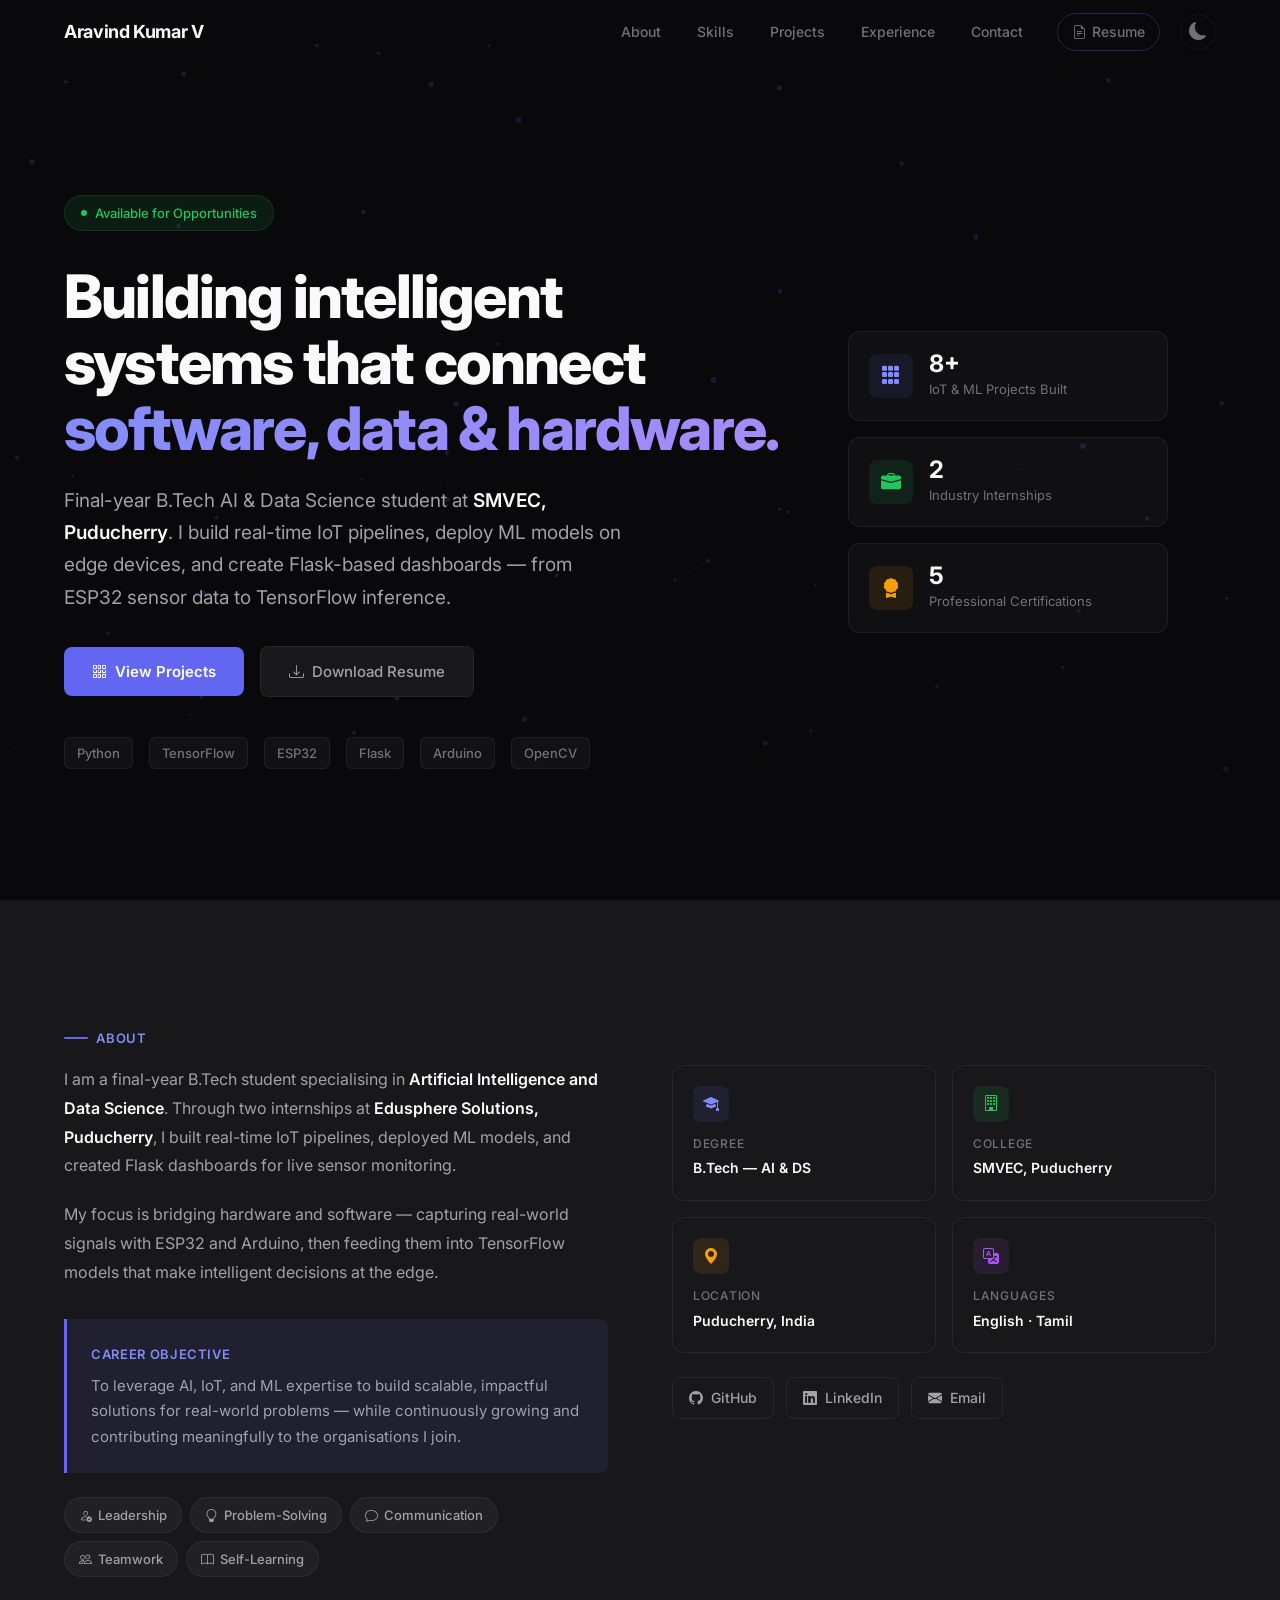
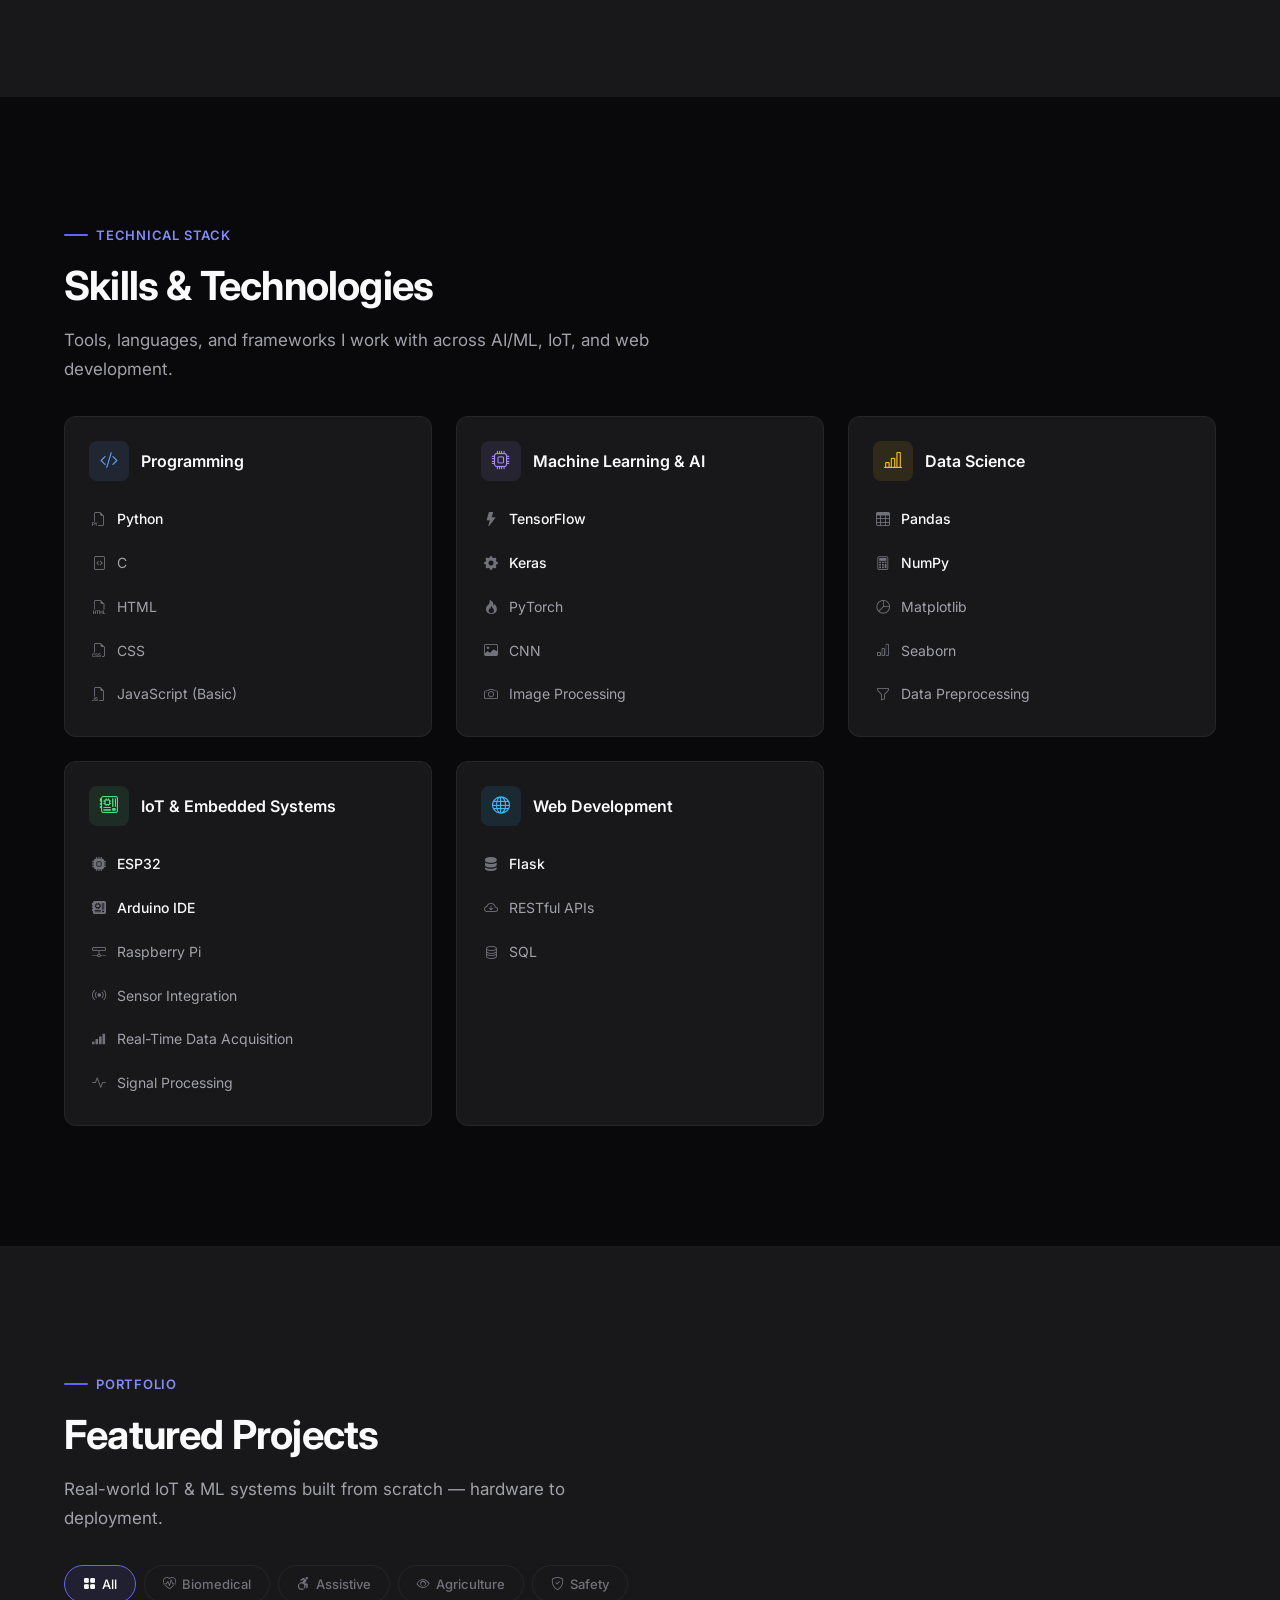
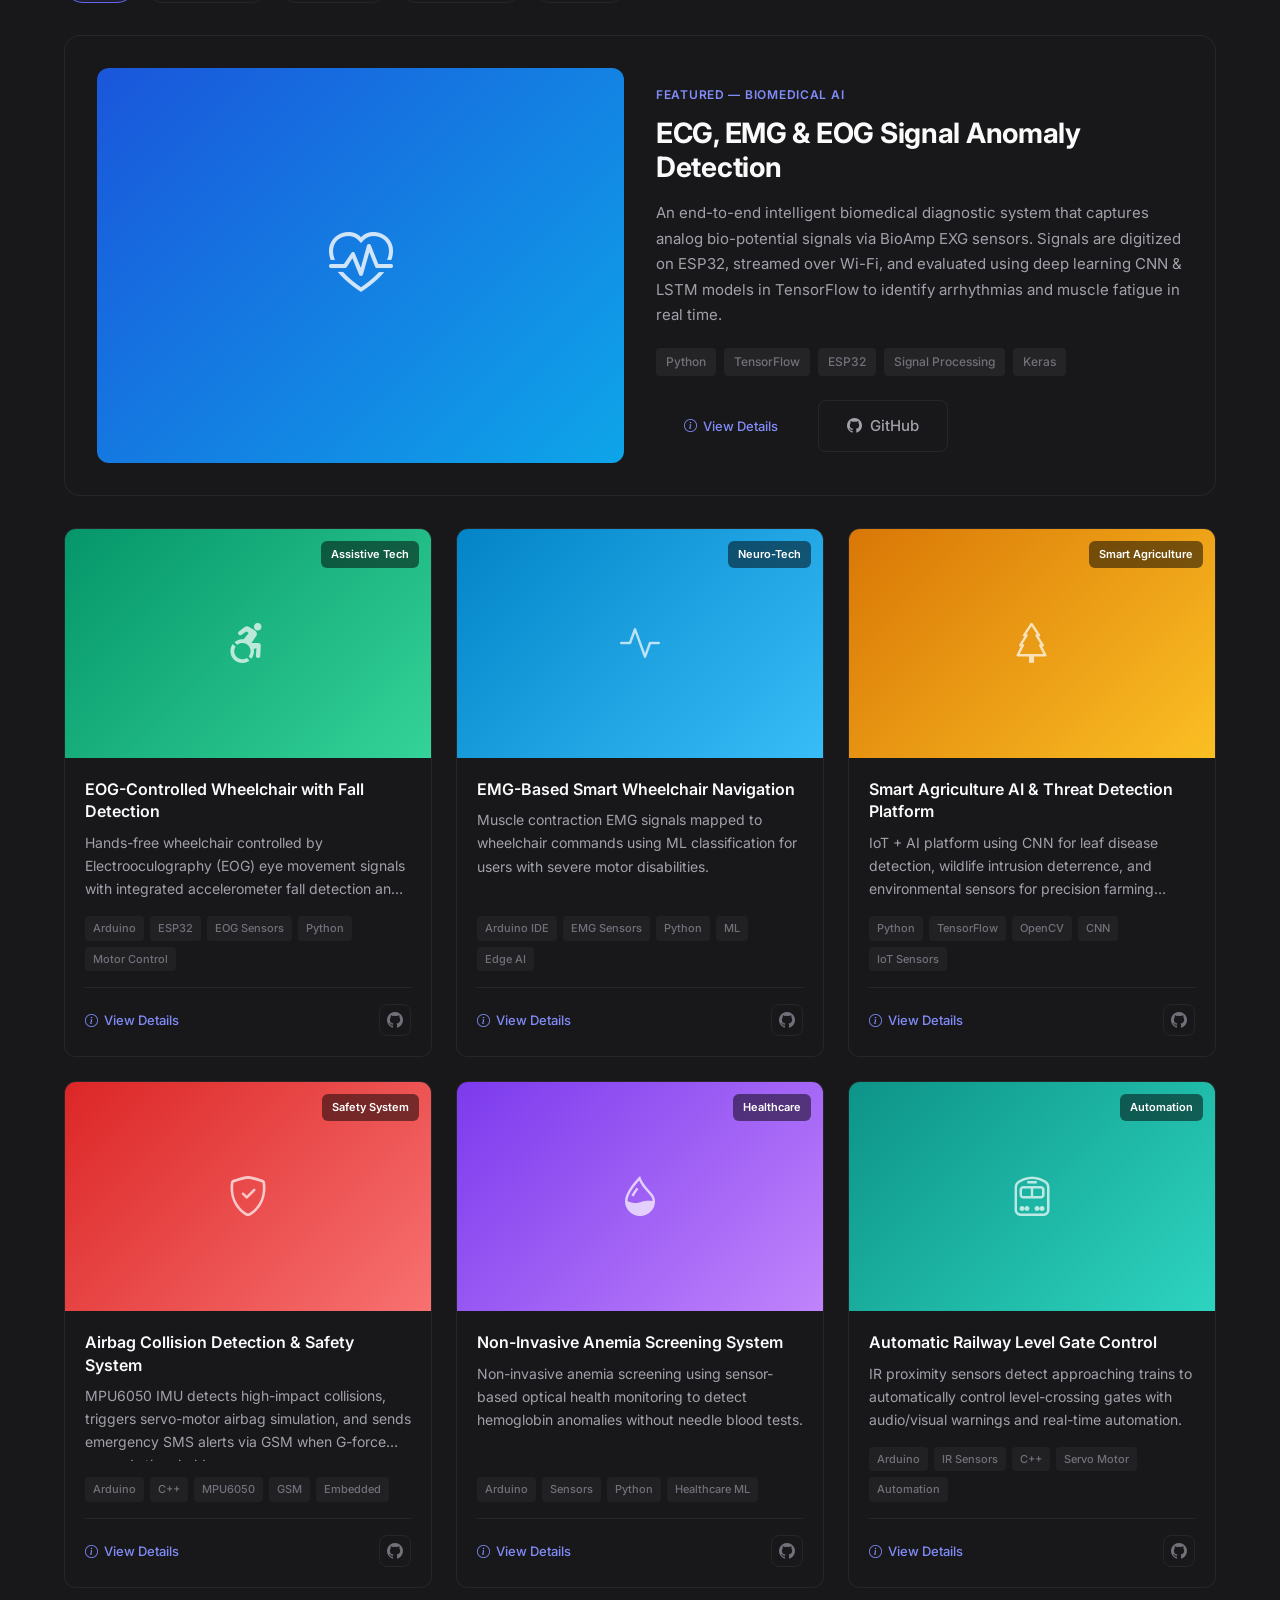
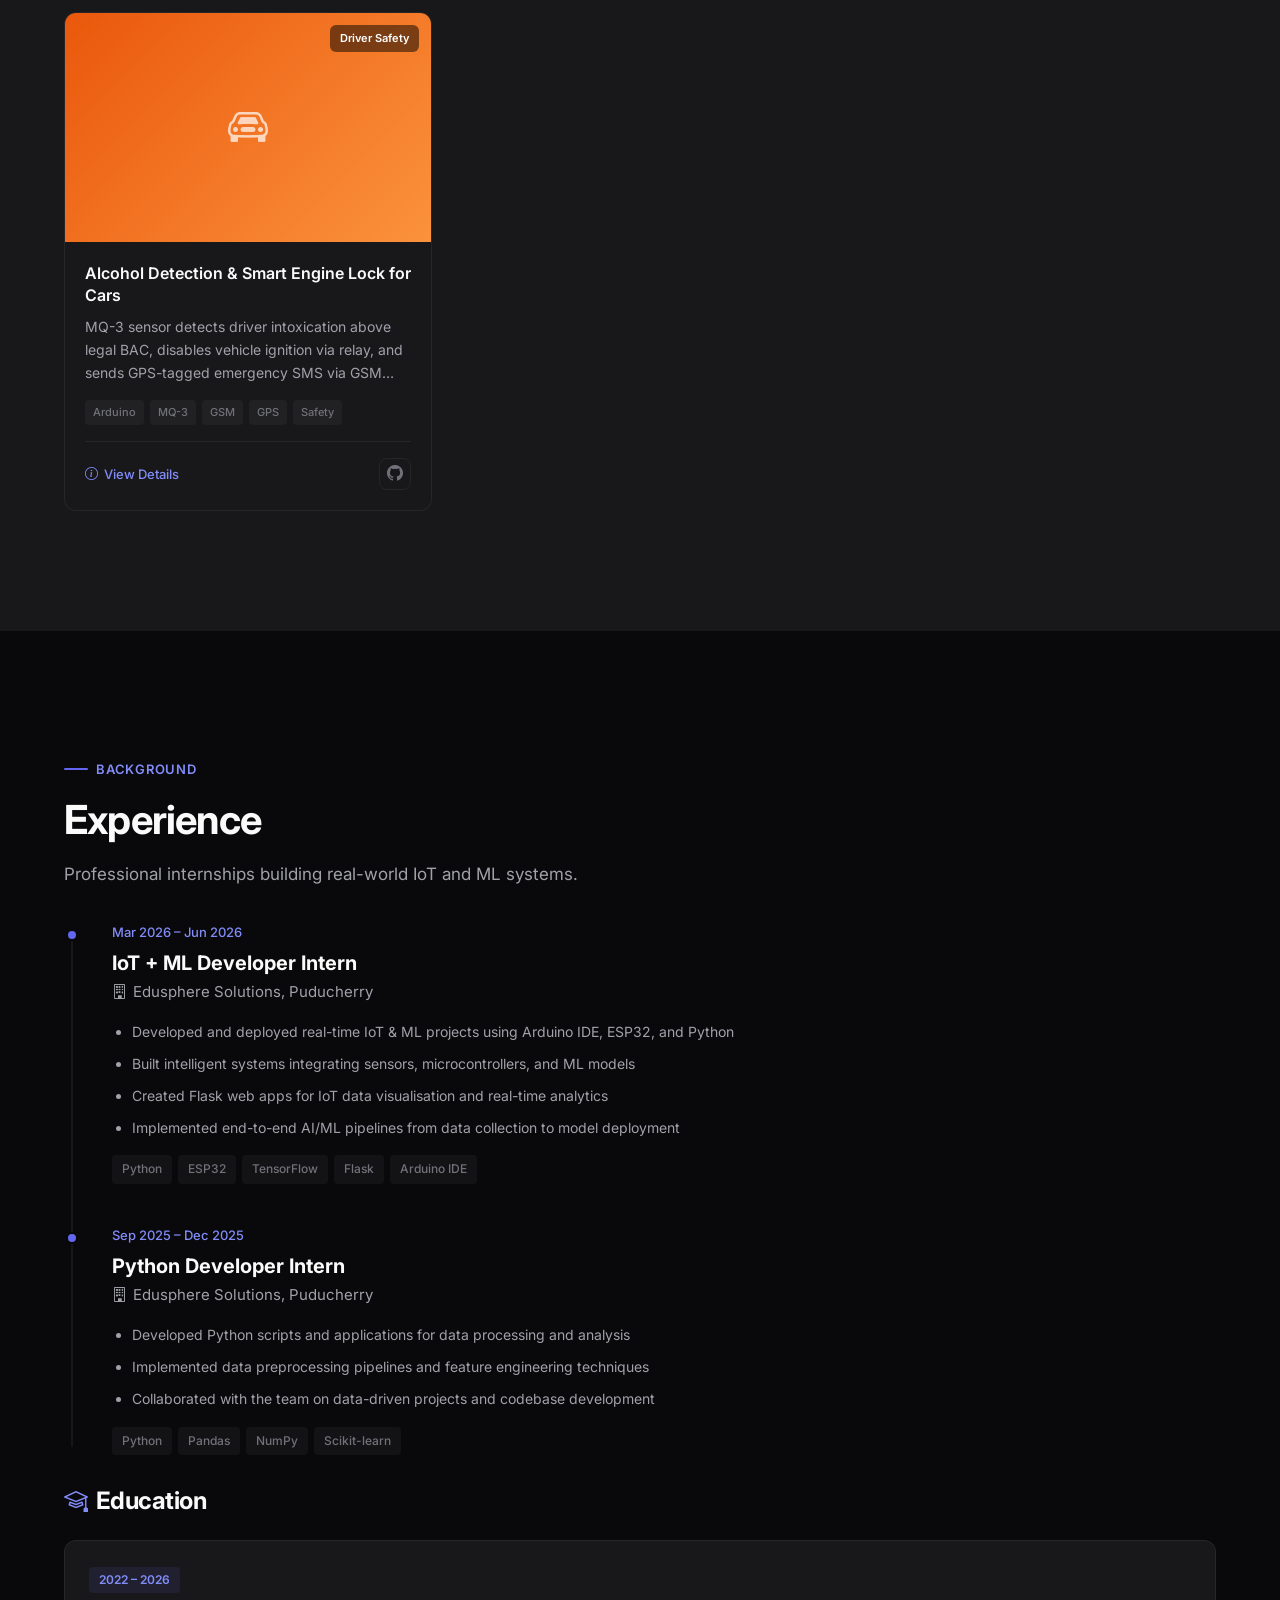
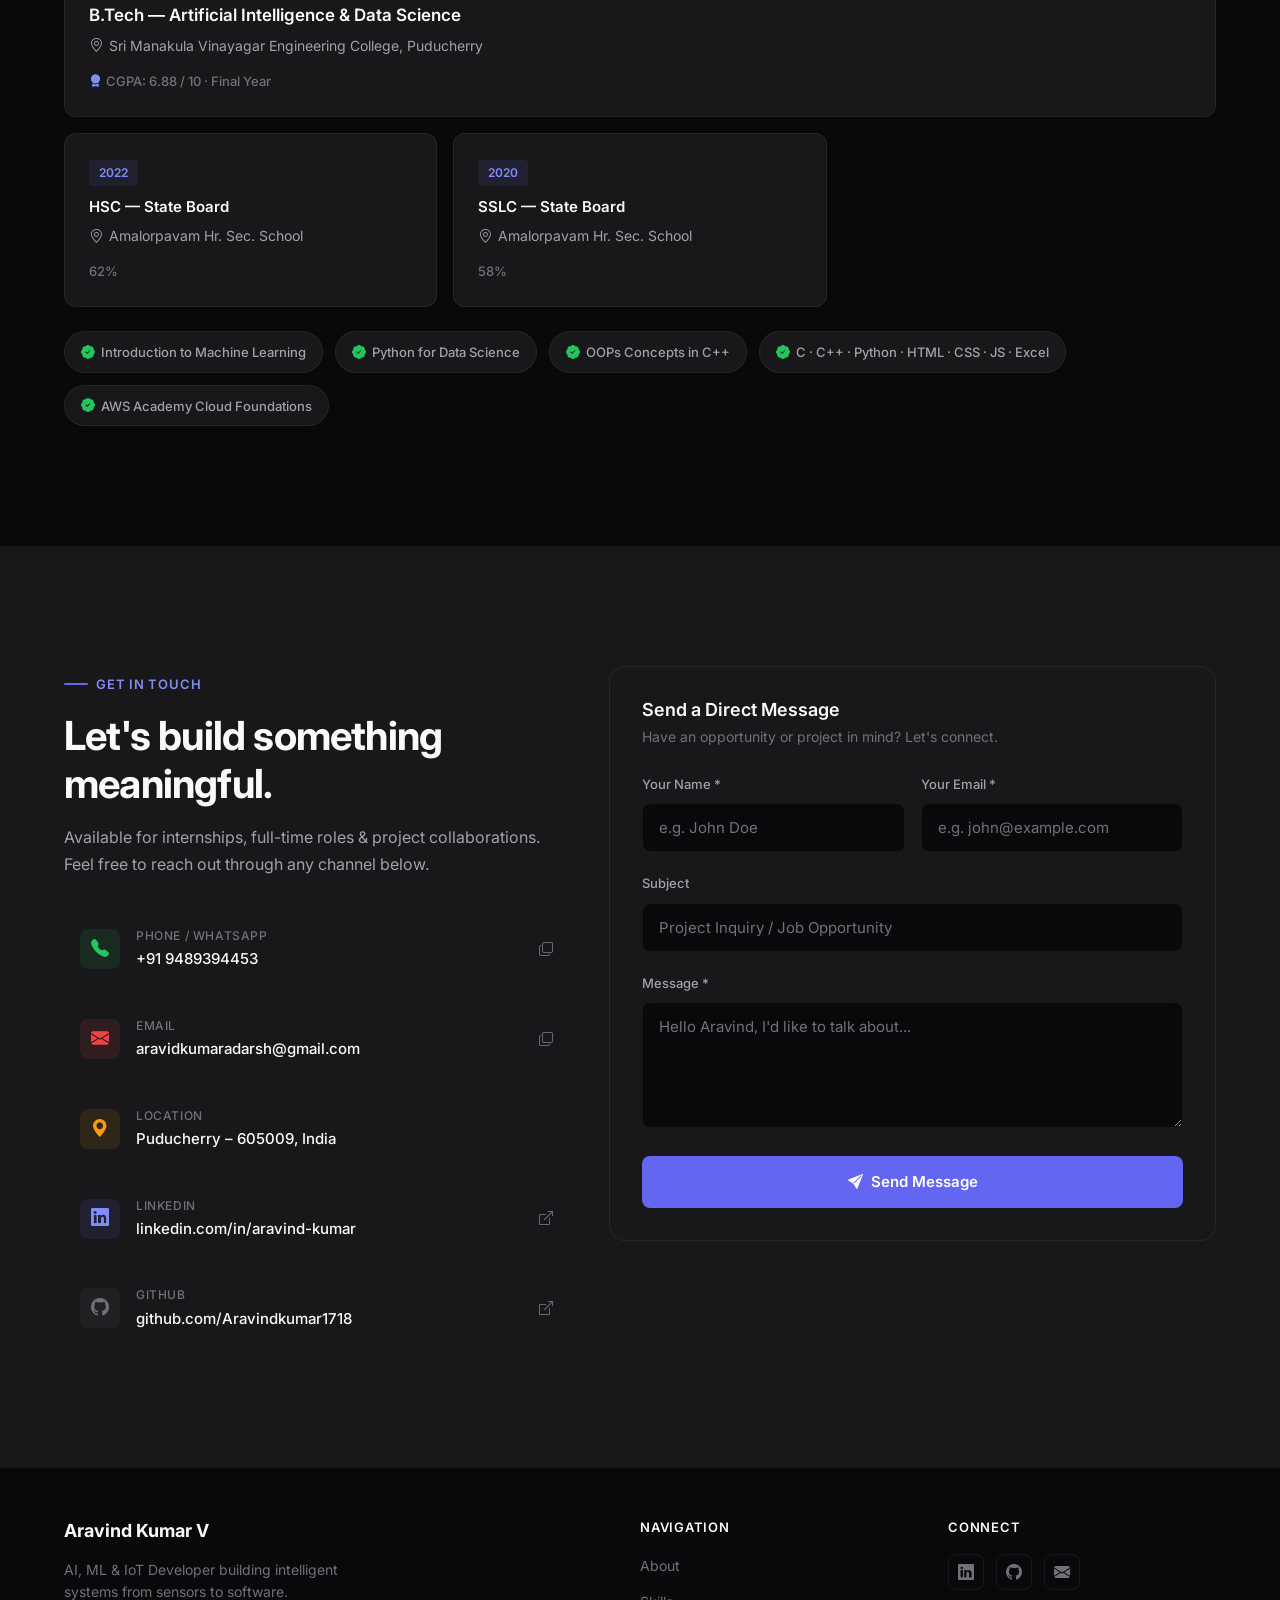
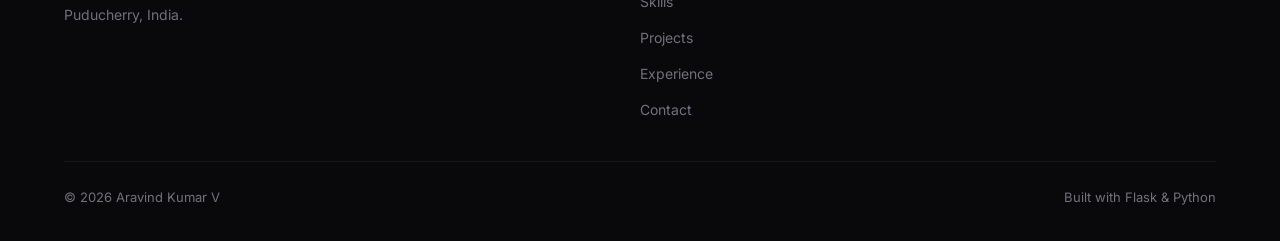
<file: index.html>
﻿<!DOCTYPE html>
<html lang="en">

<head>
  <meta charset="UTF-8" />
  <meta name="viewport" content="width=device-width, initial-scale=1.0" />
  <meta name="description" content="Aravind Kumar V — AI, ML & IoT Developer. Final-year B.Tech AI & Data Science at SMVEC, Puducherry. Building intelligent systems from sensors to software." />
  <meta name="author" content="Aravind Kumar V" />
  <meta property="og:title" content="Aravind Kumar V — AI, ML & IoT Developer" />
  <meta property="og:description" content="Building intelligent IoT & ML systems — from sensor signals to deployed models. View my projects and resume." />
  <meta property="og:type" content="website" />
  <meta name="robots" content="index, follow" />
  <title>Aravind Kumar V — AI, ML & IoT Developer</title>

  <!-- Bootstrap Icons -->
  <link href="https://cdn.jsdelivr.net/npm/bootstrap-icons@1.11.3/font/bootstrap-icons.min.css" rel="stylesheet" />
  <!-- Bootstrap 5 (JS only — for modals) -->
  <link href="https://cdn.jsdelivr.net/npm/bootstrap@5.3.2/dist/css/bootstrap.min.css" rel="stylesheet" />
  <!-- Google Fonts -->
  <link href="https://fonts.googleapis.com/css2?family=Inter:wght@400;500;600;700;800&display=swap" rel="stylesheet" />
  <!-- Custom CSS -->
  <link rel="stylesheet" href="style.css" />
  <!-- Theme flash prevention: apply saved theme before first paint -->
  <script>
    (function() {
      var t = localStorage.getItem('theme');
      if (t === 'light') document.documentElement.setAttribute('data-theme', 'light');
    })();
  </script>
</head>

<body>

  <!-- ====== NAVIGATION ====== -->
  <nav class="navbar" id="mainNavbar">
    <div class="container">
      <a class="nav-brand" href="#home">Aravind Kumar V</a>

      <div class="nav-links" id="navLinks">
        <a href="#about" class="nav-link">About</a>
        <a href="#skills" class="nav-link">Skills</a>
        <a href="#projects" class="nav-link">Projects</a>
        <a href="#experience" class="nav-link">Experience</a>
        <a href="#contact" class="nav-link">Contact</a>
        <a href="#" class="nav-resume" data-bs-toggle="modal" data-bs-target="#resumeModal">
          <i class="bi bi-file-earmark-text"></i> Resume
        </a>
        <button class="theme-toggle" id="themeToggle" aria-label="Toggle light/dark theme" title="Switch theme">
          <i class="bi bi-moon-fill icon-moon"></i>
          <i class="bi bi-sun-fill icon-sun"></i>
        </button>
      </div>

      <button class="nav-toggle" id="navToggle" aria-label="Toggle navigation">
        <span></span>
        <span></span>
        <span></span>
      </button>
    </div>
  </nav>

  <!-- Mobile menu -->
  <div class="nav-mobile" id="navMobile">
    <a href="#about" class="mobile-nav-link">About</a>
    <a href="#skills" class="mobile-nav-link">Skills</a>
    <a href="#projects" class="mobile-nav-link">Projects</a>
    <a href="#experience" class="mobile-nav-link">Experience</a>
    <a href="#contact" class="mobile-nav-link">Contact</a>
    <a href="#" class="nav-resume-mobile" data-bs-toggle="modal" data-bs-target="#resumeModal">
      <i class="bi bi-file-earmark-text"></i> Resume
    </a>
    <button class="mobile-theme-toggle" id="mobileThemeToggle" aria-label="Toggle light/dark theme">
      <i class="bi bi-moon-fill"></i> <span>Light Mode</span>
    </button>
  </div>

  <!-- ====== HERO ====== -->
  <section id="home" class="hero">
    <canvas id="heroCanvas" class="hero-canvas"></canvas>
    <div class="hero-gradient"></div>

    <div class="container">
      <div class="hero-row" style="display:flex;align-items:center;gap:64px;">

        <div class="hero-content" style="flex:1;">
          <div class="hero-status">
            <span class="hero-status-dot"></span>
            Available for Opportunities
          </div>

          <h1 class="hero-headline">
            Building intelligent systems that connect
            <span class="text-accent">software, data & hardware.</span>
          </h1>

          <p class="hero-bio">
            Final-year B.Tech AI & Data Science student at <strong>SMVEC, Puducherry</strong>.
            I build real-time IoT pipelines, deploy ML models on edge devices, and create
            Flask-based dashboards — from ESP32 sensor data to TensorFlow inference.
          </p>

          <div class="hero-actions">
            <a href="#projects" class="btn-primary">
              <i class="bi bi-grid-3x3-gap"></i> View Projects
            </a>
            <a href="static/docs/Aravind_Kumar_V_Resume.pdf" download="Aravind_Kumar_V_Resume.pdf" class="btn-secondary">
              <i class="bi bi-download"></i> Download Resume
            </a>
          </div>

          <div class="hero-tech">
            <span>Python</span>
            <span>TensorFlow</span>
            <span>ESP32</span>
            <span>Flask</span>
            <span>Arduino</span>
            <span>OpenCV</span>
          </div>
        </div>

        <div class="hero-stats-col" style="flex:0 0 320px;">
          <div class="hero-stats">
            <div class="hero-stat">
              <div class="hero-stat-icon" style="background:var(--accent-soft);color:var(--accent-light)">
                <i class="bi bi-grid-3x3-gap-fill"></i>
              </div>
              <div>
                <div class="hero-stat-value">8+</div>
                <div class="hero-stat-label">IoT & ML Projects Built</div>
              </div>
            </div>
            <div class="hero-stat">
              <div class="hero-stat-icon" style="background:var(--green-soft);color:var(--green)">
                <i class="bi bi-briefcase-fill"></i>
              </div>
              <div>
                <div class="hero-stat-value">2</div>
                <div class="hero-stat-label">Industry Internships</div>
              </div>
            </div>
            <div class="hero-stat">
              <div class="hero-stat-icon" style="background:var(--amber-soft);color:var(--amber)">
                <i class="bi bi-award-fill"></i>
              </div>
              <div>
                <div class="hero-stat-value">5</div>
                <div class="hero-stat-label">Professional Certifications</div>
              </div>
            </div>
          </div>
        </div>

      </div>
    </div>
  </section>

  <!-- ====== ABOUT ====== -->
  <section id="about" class="section-alt">
    <div class="container">
      <div class="section-label reveal">About</div>

      <div class="about-grid">
        <div class="about-text reveal">
          <p>
            I am a final-year B.Tech student specialising in <strong>Artificial Intelligence and
            Data Science</strong>. Through two internships at <strong>Edusphere Solutions, Puducherry</strong>,
            I built real-time IoT pipelines, deployed ML models, and created Flask dashboards
            for live sensor monitoring.
          </p>
          <p>
            My focus is bridging hardware and software — capturing real-world signals with
            ESP32 and Arduino, then feeding them into TensorFlow models that make
            intelligent decisions at the edge.
          </p>

          <div class="about-objective">
            <div class="about-objective-title">Career Objective</div>
            <p>
              To leverage AI, IoT, and ML expertise to build scalable, impactful solutions
              for real-world problems — while continuously growing and contributing
              meaningfully to the organisations I join.
            </p>
          </div>

          <div class="about-traits">
            <span class="about-trait"><i class="bi bi-person-check"></i> Leadership</span>
            <span class="about-trait"><i class="bi bi-lightbulb"></i> Problem-Solving</span>
            <span class="about-trait"><i class="bi bi-chat"></i> Communication</span>
            <span class="about-trait"><i class="bi bi-people"></i> Teamwork</span>
            <span class="about-trait"><i class="bi bi-book"></i> Self-Learning</span>
          </div>
        </div>

        <div class="reveal">
          <div class="about-info">
            <div class="info-tile">
              <div class="info-tile-icon" style="background:var(--accent-soft);color:var(--accent-light)"><i class="bi bi-mortarboard-fill"></i></div>
              <span class="info-tile-label">Degree</span>
              <span class="info-tile-value">B.Tech — AI & DS</span>
            </div>
            <div class="info-tile">
              <div class="info-tile-icon" style="background:var(--green-soft);color:var(--green)"><i class="bi bi-building"></i></div>
              <span class="info-tile-label">College</span>
              <span class="info-tile-value">SMVEC, Puducherry</span>
            </div>
            <div class="info-tile">
              <div class="info-tile-icon" style="background:var(--amber-soft);color:var(--amber)"><i class="bi bi-geo-alt-fill"></i></div>
              <span class="info-tile-label">Location</span>
              <span class="info-tile-value">Puducherry, India</span>
            </div>
            <div class="info-tile">
              <div class="info-tile-icon" style="background:rgba(168,85,247,0.1);color:#a855f7"><i class="bi bi-translate"></i></div>
              <span class="info-tile-label">Languages</span>
              <span class="info-tile-value">English · Tamil</span>
            </div>
          </div>

          <div class="about-socials">
            <a href="https://github.com/Aravindkumar1718" target="_blank" rel="noopener noreferrer" class="about-social">
              <i class="bi bi-github"></i> GitHub
            </a>
            <a href="https://linkedin.com/in/aravind-kumar-6018b425b" target="_blank" rel="noopener noreferrer" class="about-social">
              <i class="bi bi-linkedin"></i> LinkedIn
            </a>
            <a href="mailto:aravidkumaradarsh@gmail.com" class="about-social">
              <i class="bi bi-envelope-fill"></i> Email
            </a>
          </div>
        </div>
      </div>
    </div>
  </section>

  <!-- ====== SKILLS ====== -->
  <section id="skills" class="section">
    <div class="container">
      <div class="section-label reveal">Technical Stack</div>
      <h2 class="section-title reveal">Skills & Technologies</h2>
      <p class="section-desc reveal">Tools, languages, and frameworks I work with across AI/ML, IoT, and web development.</p>

      <div class="skills-grid mt-8 reveal-stagger">

        <!-- Programming -->
        <div class="skill-category reveal">
          <div class="skill-cat-header">
            <div class="skill-cat-icon" style="background:rgba(96,165,250,0.1);color:#60a5fa"><i class="bi bi-code-slash"></i></div>
            <div class="skill-cat-title">Programming</div>
          </div>
          <div class="skill-list">
            <div class="skill-item primary"><i class="bi bi-filetype-py"></i> Python</div>
            <div class="skill-item"><i class="bi bi-file-code"></i> C</div>
            <div class="skill-item"><i class="bi bi-filetype-html"></i> HTML</div>
            <div class="skill-item"><i class="bi bi-filetype-css"></i> CSS</div>
            <div class="skill-item"><i class="bi bi-filetype-js"></i> JavaScript (Basic)</div>
          </div>
        </div>

        <!-- ML & AI -->
        <div class="skill-category reveal">
          <div class="skill-cat-header">
            <div class="skill-cat-icon" style="background:rgba(167,139,250,0.1);color:#a78bfa"><i class="bi bi-cpu"></i></div>
            <div class="skill-cat-title">Machine Learning & AI</div>
          </div>
          <div class="skill-list">
            <div class="skill-item primary"><i class="bi bi-lightning-fill"></i> TensorFlow</div>
            <div class="skill-item primary"><i class="bi bi-gear-fill"></i> Keras</div>
            <div class="skill-item"><i class="bi bi-fire"></i> PyTorch</div>
            <div class="skill-item"><i class="bi bi-image"></i> CNN</div>
            <div class="skill-item"><i class="bi bi-camera"></i> Image Processing</div>
          </div>
        </div>

        <!-- Data Science -->
        <div class="skill-category reveal">
          <div class="skill-cat-header">
            <div class="skill-cat-icon" style="background:rgba(251,191,36,0.1);color:#fbbf24"><i class="bi bi-bar-chart-line"></i></div>
            <div class="skill-cat-title">Data Science</div>
          </div>
          <div class="skill-list">
            <div class="skill-item primary"><i class="bi bi-table"></i> Pandas</div>
            <div class="skill-item primary"><i class="bi bi-calculator"></i> NumPy</div>
            <div class="skill-item"><i class="bi bi-pie-chart"></i> Matplotlib</div>
            <div class="skill-item"><i class="bi bi-bar-chart"></i> Seaborn</div>
            <div class="skill-item"><i class="bi bi-funnel"></i> Data Preprocessing</div>
          </div>
        </div>

        <!-- IoT & Embedded -->
        <div class="skill-category reveal">
          <div class="skill-cat-header">
            <div class="skill-cat-icon" style="background:rgba(74,222,128,0.1);color:#4ade80"><i class="bi bi-motherboard"></i></div>
            <div class="skill-cat-title">IoT & Embedded Systems</div>
          </div>
          <div class="skill-list">
            <div class="skill-item primary"><i class="bi bi-cpu-fill"></i> ESP32</div>
            <div class="skill-item primary"><i class="bi bi-motherboard-fill"></i> Arduino IDE</div>
            <div class="skill-item"><i class="bi bi-hdd-network"></i> Raspberry Pi</div>
            <div class="skill-item"><i class="bi bi-broadcast"></i> Sensor Integration</div>
            <div class="skill-item"><i class="bi bi-reception-4"></i> Real-Time Data Acquisition</div>
            <div class="skill-item"><i class="bi bi-activity"></i> Signal Processing</div>
          </div>
        </div>

        <!-- Web Development -->
        <div class="skill-category reveal">
          <div class="skill-cat-header">
            <div class="skill-cat-icon" style="background:rgba(56,189,248,0.1);color:#38bdf8"><i class="bi bi-globe"></i></div>
            <div class="skill-cat-title">Web Development</div>
          </div>
          <div class="skill-list">
            <div class="skill-item primary"><i class="bi bi-server"></i> Flask</div>
            <div class="skill-item"><i class="bi bi-cloud-arrow-down"></i> RESTful APIs</div>
            <div class="skill-item"><i class="bi bi-database"></i> SQL</div>
          </div>
        </div>

      </div>
    </div>
  </section>

  <!-- ====== PROJECTS ====== -->
  <section id="projects" class="section-alt">
    <div class="container">
      <div class="section-label reveal">Portfolio</div>
      <h2 class="section-title reveal">Featured Projects</h2>
      <p class="section-desc reveal">Real-world IoT & ML systems built from scratch — hardware to deployment.</p>

      <!-- Filter buttons -->
      <div class="proj-filters mt-8 reveal">
        <button class="proj-filter-btn active" data-filter="all"><i class="bi bi-grid-fill"></i> All</button>
        <button class="proj-filter-btn" data-filter="biomedical"><i class="bi bi-heart-pulse"></i> Biomedical</button>
        <button class="proj-filter-btn" data-filter="assistive"><i class="bi bi-person-wheelchair"></i> Assistive</button>
        <button class="proj-filter-btn" data-filter="vision"><i class="bi bi-eye"></i> Agriculture</button>
        <button class="proj-filter-btn" data-filter="safety"><i class="bi bi-shield-check"></i> Safety</button>
      </div>

      <!-- Featured project (Project 1) -->
      <div class="proj-featured reveal" data-category="biomedical" id="featuredProject">
        <div class="proj-featured-visual" style="background: linear-gradient(135deg, #1a56db 0%, #0ea5e9 100%)">
          <i class="bi bi-heart-pulse"></i>
        </div>
        <div>
          <span class="proj-featured-label">Featured — Biomedical AI</span>
          <h3 class="proj-featured-title">ECG, EMG & EOG Signal Anomaly Detection</h3>
          <p class="proj-featured-desc">
            An end-to-end intelligent biomedical diagnostic system that captures analog bio-potential signals via BioAmp EXG sensors. Signals are digitized on ESP32, streamed over Wi-Fi, and evaluated using deep learning CNN & LSTM models in TensorFlow to identify arrhythmias and muscle fatigue in real time.
          </p>
          <div class="proj-featured-tags">
            <span>Python</span>
            <span>TensorFlow</span>
            <span>ESP32</span>
            <span>Signal Processing</span>
            <span>Keras</span>
          </div>
          <div class="proj-featured-actions">
            <button class="btn-primary btn-proj-details" data-project-id="1">
              <i class="bi bi-info-circle"></i> View Details
            </button>
            <a href="https://github.com/Aravindkumar1718" target="_blank" rel="noopener noreferrer" class="btn-secondary">
              <i class="bi bi-github"></i> GitHub
            </a>
          </div>
        </div>
      </div>

      <!-- Project grid (remaining 7 projects) -->
      <div class="proj-grid reveal-stagger" id="projectsGrid">
        
        
        
        
        <div class="proj-item reveal" data-category="assistive">
          <div class="proj-card">
            <div class="proj-visual" style="background: linear-gradient(135deg, #059669 0%, #34d399 100%)">
              <i class="bi bi-person-wheelchair"></i>
              <span class="proj-cat-badge">Assistive Tech</span>
            </div>
            <div class="proj-body">
              <h5>EOG-Controlled Wheelchair with Fall Detection</h5>
              <p>Hands-free wheelchair controlled by Electrooculography (EOG) eye movement signals with integrated accelerometer fall detection and automated caregiver alerts.</p>
              <div class="proj-tags">
                
                <span>Arduino</span>
                
                <span>ESP32</span>
                
                <span>EOG Sensors</span>
                
                <span>Python</span>
                
                <span>Motor Control</span>
                
              </div>
              <div class="proj-actions">
                <button class="btn-proj-details" data-project-id="2">
                  <i class="bi bi-info-circle"></i> View Details
                </button>
                <a href="https://github.com/Aravindkumar1718" target="_blank" rel="noopener noreferrer" class="btn-proj-code" title="View Source Code on GitHub">
                  <i class="bi bi-github"></i>
                </a>
              </div>
            </div>
          </div>
        </div>
        
        
        
        <div class="proj-item reveal" data-category="assistive">
          <div class="proj-card">
            <div class="proj-visual" style="background: linear-gradient(135deg, #0284c7 0%, #38bdf8 100%)">
              <i class="bi bi-activity"></i>
              <span class="proj-cat-badge">Neuro-Tech</span>
            </div>
            <div class="proj-body">
              <h5>EMG-Based Smart Wheelchair Navigation</h5>
              <p>Muscle contraction EMG signals mapped to wheelchair commands using ML classification for users with severe motor disabilities.</p>
              <div class="proj-tags">
                
                <span>Arduino IDE</span>
                
                <span>EMG Sensors</span>
                
                <span>Python</span>
                
                <span>ML</span>
                
                <span>Edge AI</span>
                
              </div>
              <div class="proj-actions">
                <button class="btn-proj-details" data-project-id="3">
                  <i class="bi bi-info-circle"></i> View Details
                </button>
                <a href="https://github.com/Aravindkumar1718" target="_blank" rel="noopener noreferrer" class="btn-proj-code" title="View Source Code on GitHub">
                  <i class="bi bi-github"></i>
                </a>
              </div>
            </div>
          </div>
        </div>
        
        
        
        <div class="proj-item reveal" data-category="vision">
          <div class="proj-card">
            <div class="proj-visual" style="background: linear-gradient(135deg, #d97706 0%, #fbbf24 100%)">
              <i class="bi bi-tree"></i>
              <span class="proj-cat-badge">Smart Agriculture</span>
            </div>
            <div class="proj-body">
              <h5>Smart Agriculture AI &amp; Threat Detection Platform</h5>
              <p>IoT + AI platform using CNN for leaf disease detection, wildlife intrusion deterrence, and environmental sensors for precision farming alerts.</p>
              <div class="proj-tags">
                
                <span>Python</span>
                
                <span>TensorFlow</span>
                
                <span>OpenCV</span>
                
                <span>CNN</span>
                
                <span>IoT Sensors</span>
                
              </div>
              <div class="proj-actions">
                <button class="btn-proj-details" data-project-id="4">
                  <i class="bi bi-info-circle"></i> View Details
                </button>
                <a href="https://github.com/Aravindkumar1718" target="_blank" rel="noopener noreferrer" class="btn-proj-code" title="View Source Code on GitHub">
                  <i class="bi bi-github"></i>
                </a>
              </div>
            </div>
          </div>
        </div>
        
        
        
        <div class="proj-item reveal" data-category="safety">
          <div class="proj-card">
            <div class="proj-visual" style="background: linear-gradient(135deg, #dc2626 0%, #f87171 100%)">
              <i class="bi bi-shield-check"></i>
              <span class="proj-cat-badge">Safety System</span>
            </div>
            <div class="proj-body">
              <h5>Airbag Collision Detection &amp; Safety System</h5>
              <p>MPU6050 IMU detects high-impact collisions, triggers servo-motor airbag simulation, and sends emergency SMS alerts via GSM when G-force exceeds threshold.</p>
              <div class="proj-tags">
                
                <span>Arduino</span>
                
                <span>C++</span>
                
                <span>MPU6050</span>
                
                <span>GSM</span>
                
                <span>Embedded</span>
                
              </div>
              <div class="proj-actions">
                <button class="btn-proj-details" data-project-id="5">
                  <i class="bi bi-info-circle"></i> View Details
                </button>
                <a href="https://github.com/Aravindkumar1718" target="_blank" rel="noopener noreferrer" class="btn-proj-code" title="View Source Code on GitHub">
                  <i class="bi bi-github"></i>
                </a>
              </div>
            </div>
          </div>
        </div>
        
        
        
        <div class="proj-item reveal" data-category="biomedical">
          <div class="proj-card">
            <div class="proj-visual" style="background: linear-gradient(135deg, #7c3aed 0%, #c084fc 100%)">
              <i class="bi bi-droplet-half"></i>
              <span class="proj-cat-badge">Healthcare</span>
            </div>
            <div class="proj-body">
              <h5>Non-Invasive Anemia Screening System</h5>
              <p>Non-invasive anemia screening using sensor-based optical health monitoring to detect hemoglobin anomalies without needle blood tests.</p>
              <div class="proj-tags">
                
                <span>Arduino</span>
                
                <span>Sensors</span>
                
                <span>Python</span>
                
                <span>Healthcare ML</span>
                
              </div>
              <div class="proj-actions">
                <button class="btn-proj-details" data-project-id="6">
                  <i class="bi bi-info-circle"></i> View Details
                </button>
                <a href="https://github.com/Aravindkumar1718" target="_blank" rel="noopener noreferrer" class="btn-proj-code" title="View Source Code on GitHub">
                  <i class="bi bi-github"></i>
                </a>
              </div>
            </div>
          </div>
        </div>
        
        
        
        <div class="proj-item reveal" data-category="safety">
          <div class="proj-card">
            <div class="proj-visual" style="background: linear-gradient(135deg, #0d9488 0%, #2dd4bf 100%)">
              <i class="bi bi-train-front"></i>
              <span class="proj-cat-badge">Automation</span>
            </div>
            <div class="proj-body">
              <h5>Automatic Railway Level Gate Control</h5>
              <p>IR proximity sensors detect approaching trains to automatically control level-crossing gates with audio/visual warnings and real-time automation.</p>
              <div class="proj-tags">
                
                <span>Arduino</span>
                
                <span>IR Sensors</span>
                
                <span>C++</span>
                
                <span>Servo Motor</span>
                
                <span>Automation</span>
                
              </div>
              <div class="proj-actions">
                <button class="btn-proj-details" data-project-id="7">
                  <i class="bi bi-info-circle"></i> View Details
                </button>
                <a href="https://github.com/Aravindkumar1718" target="_blank" rel="noopener noreferrer" class="btn-proj-code" title="View Source Code on GitHub">
                  <i class="bi bi-github"></i>
                </a>
              </div>
            </div>
          </div>
        </div>
        
        
        
        <div class="proj-item reveal" data-category="safety">
          <div class="proj-card">
            <div class="proj-visual" style="background: linear-gradient(135deg, #ea580c 0%, #fb923c 100%)">
              <i class="bi bi-car-front"></i>
              <span class="proj-cat-badge">Driver Safety</span>
            </div>
            <div class="proj-body">
              <h5>Alcohol Detection &amp; Smart Engine Lock for Cars</h5>
              <p>MQ-3 sensor detects driver intoxication above legal BAC, disables vehicle ignition via relay, and sends GPS-tagged emergency SMS via GSM module.</p>
              <div class="proj-tags">
                
                <span>Arduino</span>
                
                <span>MQ-3</span>
                
                <span>GSM</span>
                
                <span>GPS</span>
                
                <span>Safety</span>
                
              </div>
              <div class="proj-actions">
                <button class="btn-proj-details" data-project-id="8">
                  <i class="bi bi-info-circle"></i> View Details
                </button>
                <a href="https://github.com/Aravindkumar1718" target="_blank" rel="noopener noreferrer" class="btn-proj-code" title="View Source Code on GitHub">
                  <i class="bi bi-github"></i>
                </a>
              </div>
            </div>
          </div>
        </div>
        
        
      </div>
    </div>
  </section>

  <!-- ====== EXPERIENCE ====== -->
  <section id="experience" class="section">
    <div class="container">
      <div class="section-label reveal">Background</div>
      <h2 class="section-title reveal">Experience</h2>
      <p class="section-desc reveal">Professional internships building real-world IoT and ML systems.</p>

      <div class="exp-timeline mt-8">

        <div class="exp-entry reveal">
          <div class="exp-dot"></div>
          <span class="exp-period">Mar 2026 – Jun 2026</span>
          <h3 class="exp-role">IoT + ML Developer Intern</h3>
          <p class="exp-company"><i class="bi bi-building"></i> Edusphere Solutions, Puducherry</p>
          <ul class="exp-list">
            <li>Developed and deployed real-time IoT & ML projects using Arduino IDE, ESP32, and Python</li>
            <li>Built intelligent systems integrating sensors, microcontrollers, and ML models</li>
            <li>Created Flask web apps for IoT data visualisation and real-time analytics</li>
            <li>Implemented end-to-end AI/ML pipelines from data collection to model deployment</li>
          </ul>
          <div class="exp-tags">
            <span>Python</span><span>ESP32</span><span>TensorFlow</span><span>Flask</span><span>Arduino IDE</span>
          </div>
        </div>

        <div class="exp-entry reveal">
          <div class="exp-dot"></div>
          <span class="exp-period">Sep 2025 – Dec 2025</span>
          <h3 class="exp-role">Python Developer Intern</h3>
          <p class="exp-company"><i class="bi bi-building"></i> Edusphere Solutions, Puducherry</p>
          <ul class="exp-list">
            <li>Developed Python scripts and applications for data processing and analysis</li>
            <li>Implemented data preprocessing pipelines and feature engineering techniques</li>
            <li>Collaborated with the team on data-driven projects and codebase development</li>
          </ul>
          <div class="exp-tags">
            <span>Python</span><span>Pandas</span><span>NumPy</span><span>Scikit-learn</span>
          </div>
        </div>

      </div>

      <!-- Education -->
      <div class="mt-8">
        <h3 class="section-title reveal" style="font-size:24px;margin-bottom:var(--sp-6);">
          <i class="bi bi-mortarboard" style="color:var(--accent-light);margin-right:8px"></i>Education
        </h3>

        <div class="edu-grid reveal-stagger">
          <div class="edu-card edu-primary reveal">
            <span class="edu-year">2022 – 2026</span>
            <h4 class="edu-degree">B.Tech — Artificial Intelligence & Data Science</h4>
            <p class="edu-inst"><i class="bi bi-geo-alt"></i> Sri Manakula Vinayagar Engineering College, Puducherry</p>
            <span class="edu-grade"><i class="bi bi-award-fill" style="color:var(--accent-light)"></i> CGPA: 6.88 / 10 · Final Year</span>
          </div>
          <div class="edu-card reveal">
            <span class="edu-year">2022</span>
            <h4 class="edu-degree">HSC — State Board</h4>
            <p class="edu-inst"><i class="bi bi-geo-alt"></i> Amalorpavam Hr. Sec. School</p>
            <span class="edu-grade">62%</span>
          </div>
          <div class="edu-card reveal">
            <span class="edu-year">2020</span>
            <h4 class="edu-degree">SSLC — State Board</h4>
            <p class="edu-inst"><i class="bi bi-geo-alt"></i> Amalorpavam Hr. Sec. School</p>
            <span class="edu-grade">58%</span>
          </div>
        </div>

        <!-- Certifications -->
        <div class="cert-row mt-6 reveal">
          <span class="cert-chip"><i class="bi bi-patch-check-fill"></i> Introduction to Machine Learning</span>
          <span class="cert-chip"><i class="bi bi-patch-check-fill"></i> Python for Data Science</span>
          <span class="cert-chip"><i class="bi bi-patch-check-fill"></i> OOPs Concepts in C++</span>
          <span class="cert-chip"><i class="bi bi-patch-check-fill"></i> C · C++ · Python · HTML · CSS · JS · Excel</span>
          <span class="cert-chip"><i class="bi bi-patch-check-fill"></i> AWS Academy Cloud Foundations</span>
        </div>
      </div>
    </div>
  </section>

  <!-- ====== CONTACT ====== -->
  <section id="contact" class="section-alt">
    <div class="container">
      <div class="contact-grid">

        <!-- Left: info -->
        <div class="reveal">
          <div class="section-label">Get in Touch</div>
          <h2 class="contact-heading">Let's build something meaningful.</h2>
          <p class="contact-subtitle">
            Available for internships, full-time roles & project collaborations.
            Feel free to reach out through any channel below.
          </p>

          <div class="contact-links">
            <a href="tel:+919489394453" class="contact-link" data-copy-text="+919489394453" data-copy-label="Phone Number">
              <div class="contact-link-icon" style="background:var(--green-soft);color:var(--green)"><i class="bi bi-telephone-fill"></i></div>
              <div class="contact-link-text">
                <span class="contact-link-label">Phone / WhatsApp</span>
                <span class="contact-link-value">+91 9489394453</span>
              </div>
              <i class="bi bi-copy contact-link-arrow" title="Copy"></i>
            </a>
            <a href="mailto:aravidkumaradarsh@gmail.com" class="contact-link" data-copy-text="aravidkumaradarsh@gmail.com" data-copy-label="Email Address">
              <div class="contact-link-icon" style="background:rgba(239,68,68,0.1);color:var(--red)"><i class="bi bi-envelope-fill"></i></div>
              <div class="contact-link-text">
                <span class="contact-link-label">Email</span>
                <span class="contact-link-value">aravidkumaradarsh@gmail.com</span>
              </div>
              <i class="bi bi-copy contact-link-arrow" title="Copy"></i>
            </a>
            <div class="contact-link" style="cursor:default">
              <div class="contact-link-icon" style="background:var(--amber-soft);color:var(--amber)"><i class="bi bi-geo-alt-fill"></i></div>
              <div class="contact-link-text">
                <span class="contact-link-label">Location</span>
                <span class="contact-link-value">Puducherry – 605009, India</span>
              </div>
            </div>
            <a href="https://linkedin.com/in/aravind-kumar-6018b425b" target="_blank" rel="noopener noreferrer" class="contact-link">
              <div class="contact-link-icon" style="background:var(--accent-soft);color:var(--accent-light)"><i class="bi bi-linkedin"></i></div>
              <div class="contact-link-text">
                <span class="contact-link-label">LinkedIn</span>
                <span class="contact-link-value">linkedin.com/in/aravind-kumar</span>
              </div>
              <i class="bi bi-box-arrow-up-right contact-link-arrow"></i>
            </a>
            <a href="https://github.com/Aravindkumar1718" target="_blank" rel="noopener noreferrer" class="contact-link">
              <div class="contact-link-icon" style="background:rgba(255,255,255,0.04);color:var(--text-muted)"><i class="bi bi-github"></i></div>
              <div class="contact-link-text">
                <span class="contact-link-label">GitHub</span>
                <span class="contact-link-value">github.com/Aravindkumar1718</span>
              </div>
              <i class="bi bi-box-arrow-up-right contact-link-arrow"></i>
            </a>
          </div>
        </div>

        <!-- Right: form -->
        <div class="reveal">
          <div class="contact-form-wrap">
            <h4 class="contact-form-title">Send a Direct Message</h4>
            <p class="contact-form-subtitle">Have an opportunity or project in mind? Let's connect.</p>

            <form id="contactForm" novalidate>
              <div class="form-row">
                <div class="form-group">
                  <label for="contactName" class="form-label">Your Name *</label>
                  <input type="text" class="form-input" id="contactName" placeholder="e.g. John Doe" required />
                </div>
                <div class="form-group">
                  <label for="contactEmail" class="form-label">Your Email *</label>
                  <input type="email" class="form-input" id="contactEmail" placeholder="e.g. john@example.com" required />
                </div>
              </div>
              <div class="form-group">
                <label for="contactSubject" class="form-label">Subject</label>
                <input type="text" class="form-input" id="contactSubject" placeholder="Project Inquiry / Job Opportunity" />
              </div>
              <div class="form-group">
                <label for="contactMessage" class="form-label">Message *</label>
                <textarea class="form-input" id="contactMessage" rows="4" placeholder="Hello Aravind, I'd like to talk about..." required></textarea>
              </div>
              <button type="submit" class="btn-submit" id="btnSubmitContact">
                <i class="bi bi-send-fill"></i> Send Message
              </button>
            </form>
          </div>
        </div>

      </div>
    </div>
  </section>

  <!-- ====== FOOTER ====== -->
  <footer>
    <div class="container">
      <div class="footer-grid">
        <div>
          <div class="footer-brand-name">Aravind Kumar V</div>
          <p class="footer-brand-desc">AI, ML & IoT Developer building intelligent systems from sensors to software. Puducherry, India.</p>
        </div>
        <div>
          <div class="footer-heading">Navigation</div>
          <div class="footer-links">
            <a href="#about">About</a>
            <a href="#skills">Skills</a>
            <a href="#projects">Projects</a>
            <a href="#experience">Experience</a>
            <a href="#contact">Contact</a>
          </div>
        </div>
        <div>
          <div class="footer-heading">Connect</div>
          <div class="footer-socials">
            <a href="https://linkedin.com/in/aravind-kumar-6018b425b" target="_blank" rel="noopener noreferrer" aria-label="LinkedIn"><i class="bi bi-linkedin"></i></a>
            <a href="https://github.com/Aravindkumar1718" target="_blank" rel="noopener noreferrer" aria-label="GitHub"><i class="bi bi-github"></i></a>
            <a href="mailto:aravidkumaradarsh@gmail.com" aria-label="Email"><i class="bi bi-envelope-fill"></i></a>
          </div>
        </div>
      </div>
      <div class="footer-bottom">
        <span>&copy; 2026 Aravind Kumar V</span>
        <span>Built with Flask & Python</span>
      </div>
    </div>
  </footer>

  <!-- ====== RESUME MODAL ====== -->
  <div class="modal fade" id="resumeModal" tabindex="-1" aria-labelledby="resumeModalTitle" aria-hidden="true">
    <div class="modal-dialog modal-dialog-centered">
      <div class="modal-content dark-modal">
        <div class="dark-modal-header">
          <div style="display:flex;align-items:center;gap:8px">
            <i class="bi bi-file-earmark-person-fill" style="color:var(--accent-light)"></i>
            <h5 class="dark-modal-title" id="resumeModalTitle">Download Resume</h5>
          </div>
          <button type="button" class="btn-close-modal" data-bs-dismiss="modal" aria-label="Close">
            <i class="bi bi-x-lg"></i>
          </button>
        </div>
        <div class="dark-modal-body">
          <p style="font-size:14px;color:var(--text-muted);margin-bottom:16px">Choose your preferred format:</p>

          <a href="static/docs/Aravind_Kumar_V_Resume.pdf" download="Aravind_Kumar_V_Resume.pdf" class="resume-option">
            <div class="resume-option-icon" style="background:var(--accent-soft);color:var(--accent-light)">
              <i class="bi bi-file-earmark-pdf-fill"></i>
            </div>
            <div>
              <p class="resume-option-title">PDF Format <span class="badge-sm">Recommended</span></p>
              <p class="resume-option-desc">ATS-friendly, high quality layout</p>
            </div>
            <i class="bi bi-download resume-option-arrow"></i>
          </a>

          <a href="static/docs/Aravind_Kumar_V_Resume.docx" download="Aravind_Kumar_V_Resume.docx" class="resume-option">
            <div class="resume-option-icon" style="background:rgba(167,139,250,0.1);color:#a78bfa">
              <i class="bi bi-file-earmark-word-fill"></i>
            </div>
            <div>
              <p class="resume-option-title">Microsoft Word</p>
              <p class="resume-option-desc">Editable document (.docx)</p>
            </div>
            <i class="bi bi-download resume-option-arrow"></i>
          </a>

          <a href="static/docs/Aravind_Kumar_V_Resume.pdf" target="_blank" rel="noopener noreferrer" class="resume-option">
            <div class="resume-option-icon" style="background:var(--green-soft);color:var(--green)">
              <i class="bi bi-eye-fill"></i>
            </div>
            <div>
              <p class="resume-option-title">Preview Online</p>
              <p class="resume-option-desc">Open in a new browser tab</p>
            </div>
            <i class="bi bi-box-arrow-up-right resume-option-arrow"></i>
          </a>
        </div>
        <div class="dark-modal-footer" style="display:flex;justify-content:flex-end">
          <button type="button" class="btn-secondary" data-bs-dismiss="modal" style="padding:8px 20px;font-size:14px;">Close</button>
        </div>
      </div>
    </div>
  </div>

  <!-- ====== PROJECT DETAIL MODAL ====== -->
  <div class="modal fade" id="projectDetailModal" tabindex="-1" aria-labelledby="modalProjectTitle" aria-hidden="true">
    <div class="modal-dialog modal-dialog-centered modal-lg">
      <div class="modal-content dark-modal">
        <div class="dark-modal-header">
          <div style="display:flex;align-items:center;gap:12px">
            <h5 class="dark-modal-title" id="modalProjectTitle">Project Details</h5>
            <span class="proj-cat-badge" style="position:static" id="modalProjectBadge">Category</span>
          </div>
          <button type="button" class="btn-close-modal" data-bs-dismiss="modal" aria-label="Close">
            <i class="bi bi-x-lg"></i>
          </button>
        </div>
        <div class="dark-modal-body">
          <div style="margin-bottom:24px">
            <div class="spec-section-title"><i class="bi bi-file-text"></i> Overview</div>
            <p id="modalProjectDesc" style="line-height:1.75;color:var(--text-secondary)"></p>
          </div>
          <div style="display:grid;grid-template-columns:1fr 1fr;gap:16px">
            <div>
              <div class="spec-section-title"><i class="bi bi-cpu"></i> Hardware & Sensors</div>
              <div class="spec-chips" id="modalHardwareSpecs"></div>
            </div>
            <div>
              <div class="spec-section-title"><i class="bi bi-code-slash"></i> Software & Frameworks</div>
              <div class="spec-chips" id="modalSoftwareStack"></div>
            </div>
          </div>
        </div>
        <div class="dark-modal-footer" style="display:flex;justify-content:space-between">
          <a href="#" target="_blank" rel="noopener noreferrer" class="btn-secondary" id="modalGithubBtn" style="padding:8px 20px;font-size:14px;">
            <i class="bi bi-github"></i> View Repository
          </a>
          <button type="button" class="btn-secondary" data-bs-dismiss="modal" style="padding:8px 20px;font-size:14px;">Close</button>
        </div>
      </div>
    </div>
  </div>

  <!-- Toast Notification Container -->
  <div id="toastContainer"></div>

  <!-- Scroll to top button -->
  <button id="scrollTopBtn" aria-label="Back to top"><i class="bi bi-arrow-up"></i></button>

  <!-- Bootstrap JS -->
  <script src="https://cdn.jsdelivr.net/npm/bootstrap@5.3.2/dist/js/bootstrap.bundle.min.js"></script>
  <!-- Custom JS -->
  <script src="script.js"></script>

</body>

</html>
</file>
<file: style.css>
/* ==========================================================================
   STYLE.CSS — Aravind Kumar V Portfolio
   Design System: "Technical Precision"
   Palette: Zinc neutrals + Indigo accent
   ========================================================================== */

/* --------------------------------------------------------------------------
   1. DESIGN TOKENS
   -------------------------------------------------------------------------- */
:root {
  /* Backgrounds */
  --bg-base:      #09090b;
  --bg-surface:   #18181b;
  --bg-surface-2: #27272a;
  --bg-overlay:   rgba(9, 9, 11, 0.8);

  /* Text */
  --text-primary:   #fafafa;
  --text-secondary: #a1a1aa;
  --text-muted:     #71717a;
  --text-inverse:   #09090b;

  /* Accent — Indigo */
  --accent:       #6366f1;
  --accent-light: #818cf8;
  --accent-soft:  rgba(99, 102, 241, 0.1);
  --accent-glow:  rgba(99, 102, 241, 0.15);

  /* Status */
  --green:      #22c55e;
  --green-soft: rgba(34, 197, 94, 0.1);
  --amber:      #f59e0b;
  --amber-soft: rgba(245, 158, 11, 0.1);
  --red:        #ef4444;

  /* Borders */
  --border:       rgba(255, 255, 255, 0.06);
  --border-hover: rgba(255, 255, 255, 0.12);
  --border-accent: rgba(99, 102, 241, 0.3);

  /* Radius */
  --radius-xs: 4px;
  --radius-sm: 6px;
  --radius:    8px;
  --radius-md: 12px;
  --radius-lg: 16px;
  --radius-xl: 24px;
  --radius-full: 9999px;

  /* Shadows */
  --shadow-sm:  0 1px 2px rgba(0, 0, 0, 0.4);
  --shadow:     0 4px 12px rgba(0, 0, 0, 0.3);
  --shadow-lg:  0 8px 24px rgba(0, 0, 0, 0.4);
  --shadow-xl:  0 16px 48px rgba(0, 0, 0, 0.5);

  /* Timing */
  --ease:      cubic-bezier(0.4, 0, 0.2, 1);
  --ease-out:  cubic-bezier(0, 0, 0.2, 1);
  --ease-spring: cubic-bezier(0.34, 1.56, 0.64, 1);
  --dur-fast:  150ms;
  --dur:       200ms;
  --dur-slow:  300ms;
  --dur-reveal: 600ms;

  /* Typography */
  --font: 'Inter', -apple-system, BlinkMacSystemFont, 'Segoe UI', sans-serif;

  /* Spacing (8px grid) */
  --sp-1: 4px;   --sp-2: 8px;   --sp-3: 12px;  --sp-4: 16px;
  --sp-5: 20px;  --sp-6: 24px;  --sp-8: 32px;  --sp-10: 40px;
  --sp-12: 48px; --sp-16: 64px; --sp-20: 80px; --sp-24: 96px;

  /* Layout */
  --container-max: 1200px;
  --section-py: clamp(64px, 10vw, 120px);
  --nav-height: 64px;
}

/* --------------------------------------------------------------------------
   1b. LIGHT THEME TOKENS
   -------------------------------------------------------------------------- */
[data-theme="light"] {
  /* Backgrounds */
  --bg-base:      #ffffff;
  --bg-surface:   #f4f4f5;
  --bg-surface-2: #e4e4e7;
  --bg-overlay:   rgba(255, 255, 255, 0.85);

  /* Text */
  --text-primary:   #18181b;
  --text-secondary: #52525b;
  --text-muted:     #71717a;
  --text-inverse:   #fafafa;

  /* Accent — Indigo (stays same, slightly deeper for contrast) */
  --accent:       #4f46e5;
  --accent-light: #6366f1;
  --accent-soft:  rgba(79, 70, 229, 0.08);
  --accent-glow:  rgba(79, 70, 229, 0.1);

  /* Status */
  --green:      #16a34a;
  --green-soft: rgba(22, 163, 74, 0.08);
  --amber:      #d97706;
  --amber-soft: rgba(217, 119, 6, 0.08);
  --red:        #dc2626;

  /* Borders */
  --border:       rgba(0, 0, 0, 0.08);
  --border-hover: rgba(0, 0, 0, 0.15);
  --border-accent: rgba(79, 70, 229, 0.25);

  /* Shadows */
  --shadow-sm:  0 1px 2px rgba(0, 0, 0, 0.06);
  --shadow:     0 4px 12px rgba(0, 0, 0, 0.08);
  --shadow-lg:  0 8px 24px rgba(0, 0, 0, 0.1);
  --shadow-xl:  0 16px 48px rgba(0, 0, 0, 0.12);
}

/* --------------------------------------------------------------------------
   2. RESET & BASE
   -------------------------------------------------------------------------- */
*, *::before, *::after { box-sizing: border-box; margin: 0; padding: 0; }

html {
  scroll-behavior: smooth;
  scroll-padding-top: calc(var(--nav-height) + 16px);
}

body {
  font-family: var(--font);
  background: var(--bg-base);
  color: var(--text-secondary);
  font-size: 16px;
  line-height: 1.7;
  -webkit-font-smoothing: antialiased;
  -moz-osx-font-smoothing: grayscale;
  overflow-x: hidden;
  transition: background-color 0.3s ease, color 0.3s ease;
}

h1, h2, h3, h4, h5, h6 {
  color: var(--text-primary);
  font-weight: 700;
  line-height: 1.2;
}

a {
  color: var(--accent-light);
  text-decoration: none;
  transition: color var(--dur) var(--ease);
}
a:hover { color: var(--text-primary); }

img { max-width: 100%; display: block; }
ul, ol { list-style: none; }
button { cursor: pointer; border: none; background: none; font-family: inherit; }

::selection {
  background: var(--accent);
  color: white;
}

/* Focus visible */
:focus-visible {
  outline: 2px solid var(--accent);
  outline-offset: 2px;
}

/* Reduced motion */
@media (prefers-reduced-motion: reduce) {
  *, *::before, *::after {
    animation-duration: 0.01ms !important;
    animation-iteration-count: 1 !important;
    transition-duration: 0.01ms !important;
    scroll-behavior: auto !important;
  }
  .hero-canvas { display: none !important; }
}

/* --------------------------------------------------------------------------
   3. LAYOUT
   -------------------------------------------------------------------------- */
.container {
  max-width: var(--container-max);
  margin: 0 auto;
  padding: 0 var(--sp-6);
}

.section {
  padding: var(--section-py) 0;
  position: relative;
}

.section-alt {
  padding: var(--section-py) 0;
  position: relative;
  background: var(--bg-surface);
}

/* Section headers */
.section-label {
  display: inline-flex;
  align-items: center;
  gap: 8px;
  font-size: 13px;
  font-weight: 600;
  letter-spacing: 0.06em;
  text-transform: uppercase;
  color: var(--accent-light);
  margin-bottom: var(--sp-4);
}
.section-label::before {
  content: '';
  width: 24px;
  height: 2px;
  background: var(--accent);
  border-radius: 2px;
}

.section-title {
  font-size: clamp(28px, 4vw, 40px);
  font-weight: 700;
  color: var(--text-primary);
  margin-bottom: var(--sp-4);
  letter-spacing: -0.02em;
}

.section-desc {
  font-size: clamp(15px, 1.6vw, 17px);
  color: var(--text-secondary);
  max-width: 600px;
  line-height: 1.7;
}

/* --------------------------------------------------------------------------
   4. NAVIGATION
   -------------------------------------------------------------------------- */
.navbar {
  position: fixed;
  top: 0;
  left: 0;
  right: 0;
  z-index: 1000;
  height: var(--nav-height);
  display: flex;
  align-items: center;
  background: transparent;
  transition: background var(--dur-slow) var(--ease),
              box-shadow var(--dur-slow) var(--ease),
              backdrop-filter var(--dur-slow) var(--ease);
}
.navbar.scrolled {
  background: rgba(9, 9, 11, 0.85);
  backdrop-filter: blur(12px);
  -webkit-backdrop-filter: blur(12px);
  box-shadow: 0 1px 0 var(--border);
}
[data-theme="light"] .navbar.scrolled {
  background: rgba(255, 255, 255, 0.88);
}

.navbar .container {
  display: flex;
  align-items: center;
  justify-content: space-between;
}

/* Brand */
.nav-brand {
  font-size: 18px;
  font-weight: 700;
  color: var(--text-primary);
  letter-spacing: -0.02em;
  transition: opacity var(--dur) var(--ease);
}
.nav-brand:hover { color: var(--text-primary); opacity: 0.8; }

/* Desktop nav */
.nav-links {
  display: flex;
  align-items: center;
  gap: var(--sp-2);
}

.nav-links a {
  font-size: 14px;
  font-weight: 500;
  color: var(--text-muted);
  padding: 6px 14px;
  border-radius: var(--radius-full);
  transition: color var(--dur) var(--ease), background var(--dur) var(--ease);
}
.nav-links a:hover,
.nav-links a.active {
  color: var(--text-primary);
  background: rgba(255, 255, 255, 0.06);
}

.nav-resume {
  display: inline-flex;
  align-items: center;
  gap: 6px;
  font-size: 14px;
  font-weight: 500;
  color: var(--accent-light);
  padding: 7px 18px;
  border: 1px solid var(--border-accent);
  border-radius: var(--radius-full);
  margin-left: var(--sp-3);
  transition: all var(--dur) var(--ease);
}
.nav-resume:hover {
  background: var(--accent-soft);
  color: var(--accent-light);
  border-color: var(--accent-light);
}

/* Theme toggle button */
.theme-toggle {
  width: 36px;
  height: 36px;
  display: flex;
  align-items: center;
  justify-content: center;
  font-size: 18px;
  color: var(--text-muted);
  border: 1px solid var(--border);
  border-radius: var(--radius-full);
  margin-left: var(--sp-3);
  cursor: pointer;
  transition: all var(--dur) var(--ease);
  background: transparent;
  position: relative;
  overflow: hidden;
}
.theme-toggle:hover {
  color: var(--text-primary);
  border-color: var(--border-hover);
  background: rgba(255, 255, 255, 0.06);
}
[data-theme="light"] .theme-toggle:hover {
  background: rgba(0, 0, 0, 0.04);
}
.theme-toggle .icon-sun,
.theme-toggle .icon-moon { transition: transform 0.3s ease, opacity 0.3s ease; }
.theme-toggle .icon-sun {
  position: absolute;
  opacity: 0;
  transform: rotate(-90deg) scale(0);
}
.theme-toggle .icon-moon {
  opacity: 1;
  transform: rotate(0) scale(1);
}
[data-theme="light"] .theme-toggle .icon-sun {
  opacity: 1;
  transform: rotate(0) scale(1);
}
[data-theme="light"] .theme-toggle .icon-moon {
  opacity: 0;
  transform: rotate(90deg) scale(0);
}

/* Hamburger */
.nav-toggle {
  display: none;
  width: 32px;
  height: 32px;
  position: relative;
  z-index: 1001;
}
.nav-toggle span {
  display: block;
  width: 20px;
  height: 2px;
  background: var(--text-primary);
  border-radius: 2px;
  position: absolute;
  left: 6px;
  transition: all var(--dur-slow) var(--ease);
}
.nav-toggle span:nth-child(1) { top: 10px; }
.nav-toggle span:nth-child(2) { top: 16px; }
.nav-toggle span:nth-child(3) { top: 22px; }

.nav-toggle.active span:nth-child(1) { top: 16px; transform: rotate(45deg); }
.nav-toggle.active span:nth-child(2) { opacity: 0; }
.nav-toggle.active span:nth-child(3) { top: 16px; transform: rotate(-45deg); }

/* Mobile menu */
.nav-mobile {
  display: none;
  position: fixed;
  top: 0; left: 0; right: 0; bottom: 0;
  background: rgba(9, 9, 11, 0.97);
  backdrop-filter: blur(16px);
  -webkit-backdrop-filter: blur(16px);
  z-index: 999;
  flex-direction: column;
  align-items: center;
  justify-content: center;
  gap: var(--sp-6);
  opacity: 0;
  pointer-events: none;
  transition: opacity var(--dur-slow) var(--ease);
}
[data-theme="light"] .nav-mobile {
  background: rgba(255, 255, 255, 0.97);
}
.nav-mobile.open {
  display: flex;
  opacity: 1;
  pointer-events: auto;
}
.nav-mobile a {
  font-size: 24px;
  font-weight: 600;
  color: var(--text-secondary);
  padding: 8px 20px;
  transition: color var(--dur) var(--ease);
}
.nav-mobile a:hover { color: var(--text-primary); }

.nav-mobile .nav-resume-mobile {
  margin-top: var(--sp-4);
  font-size: 16px;
  padding: 10px 28px;
  border: 1px solid var(--border-accent);
  border-radius: var(--radius-full);
  color: var(--accent-light);
}

/* --------------------------------------------------------------------------
   5. HERO
   -------------------------------------------------------------------------- */
.hero {
  position: relative;
  min-height: 100vh;
  display: flex;
  align-items: center;
  padding: calc(var(--nav-height) + var(--sp-16)) 0 var(--sp-16);
  overflow: hidden;
}

.hero-canvas {
  position: absolute;
  top: 0; left: 0;
  width: 100%; height: 100%;
  z-index: 0;
  opacity: 0.35;
}

.hero-gradient {
  position: absolute;
  bottom: 0; left: 0; right: 0;
  height: 200px;
  background: linear-gradient(to top, var(--bg-base), transparent);
  z-index: 1;
}

.hero .container {
  position: relative;
  z-index: 2;
}

.hero-content {
  max-width: 720px;
}

/* Status chip */
.hero-status {
  display: inline-flex;
  align-items: center;
  gap: 8px;
  font-size: 13px;
  font-weight: 500;
  color: var(--green);
  background: var(--green-soft);
  padding: 6px 16px;
  border-radius: var(--radius-full);
  margin-bottom: var(--sp-8);
  border: 1px solid rgba(34, 197, 94, 0.15);
}
.hero-status-dot {
  width: 6px; height: 6px;
  background: var(--green);
  border-radius: 50%;
  animation: pulse-dot 2s ease infinite;
}
@keyframes pulse-dot {
  0%, 100% { opacity: 1; box-shadow: 0 0 0 0 rgba(34, 197, 94, 0.4); }
  50% { opacity: 0.7; box-shadow: 0 0 0 6px rgba(34, 197, 94, 0); }
}

/* Headline */
.hero-headline {
  font-size: clamp(36px, 6vw, 60px);
  font-weight: 800;
  color: var(--text-primary);
  line-height: 1.1;
  letter-spacing: -0.03em;
  margin-bottom: var(--sp-6);
}
.hero-headline .text-accent {
  background: linear-gradient(135deg, var(--accent-light) 0%, #a78bfa 100%);
  -webkit-background-clip: text;
  -webkit-text-fill-color: transparent;
  background-clip: text;
}

/* Bio */
.hero-bio {
  font-size: clamp(16px, 1.8vw, 19px);
  color: var(--text-secondary);
  line-height: 1.7;
  margin-bottom: var(--sp-8);
  max-width: 560px;
}
.hero-bio strong {
  color: var(--text-primary);
  font-weight: 600;
}

/* CTAs */
.hero-actions {
  display: flex;
  align-items: center;
  gap: var(--sp-4);
  flex-wrap: wrap;
  margin-bottom: var(--sp-10);
}

.btn-primary {
  display: inline-flex;
  align-items: center;
  gap: 8px;
  font-size: 15px;
  font-weight: 600;
  color: white;
  background: var(--accent);
  padding: 12px 28px;
  border-radius: var(--radius);
  transition: all var(--dur) var(--ease);
  border: none;
}
.btn-primary:hover {
  background: var(--accent-light);
  color: white;
  transform: translateY(-1px);
  box-shadow: 0 4px 16px rgba(99, 102, 241, 0.3);
}

.btn-secondary {
  display: inline-flex;
  align-items: center;
  gap: 8px;
  font-size: 15px;
  font-weight: 500;
  color: var(--text-secondary);
  background: var(--bg-surface);
  padding: 12px 28px;
  border-radius: var(--radius);
  border: 1px solid var(--border);
  transition: all var(--dur) var(--ease);
}
.btn-secondary:hover {
  color: var(--text-primary);
  border-color: var(--border-hover);
  background: var(--bg-surface-2);
}

/* Tech keywords */
.hero-tech {
  display: flex;
  align-items: center;
  gap: var(--sp-4);
  flex-wrap: wrap;
  font-size: 13px;
  font-weight: 500;
  color: var(--text-muted);
}
.hero-tech span {
  padding: 4px 12px;
  background: rgba(255, 255, 255, 0.04);
  border: 1px solid var(--border);
  border-radius: var(--radius-sm);
}
.hero-tech-divider {
  width: 1px;
  height: 16px;
  background: var(--border);
}

/* Hero right - stats */
.hero-stats {
  display: flex;
  flex-direction: column;
  gap: var(--sp-4);
}

.hero-stat {
  display: flex;
  align-items: center;
  gap: var(--sp-4);
  padding: var(--sp-5);
  background: rgba(255, 255, 255, 0.03);
  border: 1px solid var(--border);
  border-radius: var(--radius-md);
  transition: border-color var(--dur) var(--ease);
}
.hero-stat:hover { border-color: var(--border-hover); }

.hero-stat-icon {
  width: 44px; height: 44px;
  display: flex; align-items: center; justify-content: center;
  border-radius: var(--radius);
  font-size: 20px;
  flex-shrink: 0;
}

.hero-stat-value {
  font-size: 24px;
  font-weight: 700;
  color: var(--text-primary);
  line-height: 1;
}

.hero-stat-label {
  font-size: 13px;
  color: var(--text-muted);
  margin-top: 2px;
}

/* --------------------------------------------------------------------------
   6. ABOUT
   -------------------------------------------------------------------------- */
.about-grid {
  display: grid;
  grid-template-columns: 1fr 1fr;
  gap: var(--sp-16);
  align-items: start;
}

.about-text p {
  font-size: 16px;
  line-height: 1.8;
  color: var(--text-secondary);
  margin-bottom: var(--sp-5);
}
.about-text strong { color: var(--text-primary); font-weight: 600; }

.about-objective {
  margin-top: var(--sp-8);
  padding: var(--sp-6);
  background: var(--accent-soft);
  border-left: 3px solid var(--accent);
  border-radius: 0 var(--radius) var(--radius) 0;
}
.about-objective-title {
  font-size: 13px;
  font-weight: 600;
  text-transform: uppercase;
  letter-spacing: 0.05em;
  color: var(--accent-light);
  margin-bottom: var(--sp-2);
}
.about-objective p {
  font-size: 15px;
  color: var(--text-secondary);
  line-height: 1.7;
  margin-bottom: 0;
}

/* Info tiles */
.about-info {
  display: grid;
  grid-template-columns: 1fr 1fr;
  gap: var(--sp-4);
}

.info-tile {
  padding: var(--sp-5);
  background: var(--bg-surface);
  border: 1px solid var(--border);
  border-radius: var(--radius-md);
  transition: border-color var(--dur) var(--ease);
}
.info-tile:hover { border-color: var(--border-hover); }

.info-tile-icon {
  width: 36px; height: 36px;
  display: flex; align-items: center; justify-content: center;
  border-radius: var(--radius);
  font-size: 16px;
  margin-bottom: var(--sp-3);
}

.info-tile-label {
  display: block;
  font-size: 12px;
  font-weight: 500;
  text-transform: uppercase;
  letter-spacing: 0.06em;
  color: var(--text-muted);
  margin-bottom: 2px;
}

.info-tile-value {
  display: block;
  font-size: 14px;
  font-weight: 600;
  color: var(--text-primary);
}

/* Soft skills */
.about-traits {
  display: flex;
  flex-wrap: wrap;
  gap: var(--sp-2);
  margin-top: var(--sp-6);
}
.about-trait {
  display: inline-flex;
  align-items: center;
  gap: 6px;
  font-size: 13px;
  font-weight: 500;
  color: var(--text-secondary);
  padding: 6px 14px;
  background: rgba(255, 255, 255, 0.04);
  border: 1px solid var(--border);
  border-radius: var(--radius-full);
}

/* Social links */
.about-socials {
  display: flex;
  gap: var(--sp-3);
  margin-top: var(--sp-6);
}
.about-social {
  display: flex;
  align-items: center;
  gap: 8px;
  font-size: 14px;
  font-weight: 500;
  color: var(--text-secondary);
  padding: 8px 16px;
  background: var(--bg-surface);
  border: 1px solid var(--border);
  border-radius: var(--radius);
  transition: all var(--dur) var(--ease);
}
.about-social:hover {
  color: var(--text-primary);
  border-color: var(--border-hover);
  background: var(--bg-surface-2);
}

/* --------------------------------------------------------------------------
   7. SKILLS
   -------------------------------------------------------------------------- */
.skills-grid {
  display: grid;
  grid-template-columns: repeat(3, 1fr);
  gap: var(--sp-6);
}

.skill-category {
  padding: var(--sp-6);
  background: var(--bg-surface);
  border: 1px solid var(--border);
  border-radius: var(--radius-md);
  transition: border-color var(--dur) var(--ease);
}
.skill-category:hover { border-color: var(--border-hover); }

.skill-cat-header {
  display: flex;
  align-items: center;
  gap: var(--sp-3);
  margin-bottom: var(--sp-5);
}

.skill-cat-icon {
  width: 40px; height: 40px;
  display: flex; align-items: center; justify-content: center;
  border-radius: var(--radius);
  font-size: 18px;
  flex-shrink: 0;
}

.skill-cat-title {
  font-size: 16px;
  font-weight: 600;
  color: var(--text-primary);
}

.skill-list {
  display: flex;
  flex-direction: column;
  gap: var(--sp-2);
}

.skill-item {
  display: flex;
  align-items: center;
  gap: 8px;
  font-size: 14px;
  color: var(--text-secondary);
  padding: 6px 0;
}
.skill-item i {
  font-size: 14px;
  color: var(--text-muted);
  width: 20px;
  text-align: center;
}
.skill-item.primary {
  color: var(--text-primary);
  font-weight: 500;
}

/* --------------------------------------------------------------------------
   8. PROJECTS
   -------------------------------------------------------------------------- */
/* Filter bar */
.proj-filters {
  display: flex;
  gap: var(--sp-2);
  flex-wrap: wrap;
  margin-bottom: var(--sp-8);
}

.proj-filter-btn {
  font-size: 13px;
  font-weight: 500;
  color: var(--text-muted);
  padding: 7px 18px;
  border-radius: var(--radius-full);
  border: 1px solid var(--border);
  background: transparent;
  transition: all var(--dur) var(--ease);
  display: inline-flex;
  align-items: center;
  gap: 6px;
}
.proj-filter-btn:hover {
  color: var(--text-secondary);
  border-color: var(--border-hover);
}
.proj-filter-btn.active {
  color: var(--text-primary);
  background: var(--accent-soft);
  border-color: var(--accent);
}

/* Featured project */
.proj-featured {
  display: grid;
  grid-template-columns: 1fr 1fr;
  gap: var(--sp-8);
  padding: var(--sp-8);
  background: var(--bg-surface);
  border: 1px solid var(--border);
  border-radius: var(--radius-lg);
  margin-bottom: var(--sp-8);
  align-items: center;
  transition: border-color var(--dur) var(--ease);
}
.proj-featured:hover { border-color: var(--border-hover); }

.proj-featured-visual {
  aspect-ratio: 4/3;
  border-radius: var(--radius-md);
  display: flex;
  align-items: center;
  justify-content: center;
  font-size: 64px;
  color: rgba(255, 255, 255, 0.8);
  position: relative;
  overflow: hidden;
}

.proj-featured-label {
  display: inline-block;
  font-size: 12px;
  font-weight: 600;
  text-transform: uppercase;
  letter-spacing: 0.06em;
  color: var(--accent-light);
  margin-bottom: var(--sp-3);
}

.proj-featured-title {
  font-size: clamp(22px, 2.5vw, 28px);
  font-weight: 700;
  color: var(--text-primary);
  margin-bottom: var(--sp-4);
  letter-spacing: -0.01em;
}

.proj-featured-desc {
  font-size: 15px;
  color: var(--text-secondary);
  line-height: 1.7;
  margin-bottom: var(--sp-5);
}

.proj-featured-tags {
  display: flex;
  flex-wrap: wrap;
  gap: var(--sp-2);
  margin-bottom: var(--sp-6);
}
.proj-featured-tags span {
  font-size: 12px;
  font-weight: 500;
  color: var(--text-muted);
  padding: 4px 10px;
  background: rgba(255, 255, 255, 0.05);
  border-radius: var(--radius-xs);
}

.proj-featured-actions {
  display: flex;
  gap: var(--sp-3);
}

/* Project grid */
.proj-grid {
  display: grid;
  grid-template-columns: repeat(3, 1fr);
  gap: var(--sp-6);
}

.proj-item { transition: opacity var(--dur-slow) var(--ease), transform var(--dur-slow) var(--ease); }
.proj-item.hide { display: none; }

.proj-card {
  height: 100%;
  display: flex;
  flex-direction: column;
  background: var(--bg-surface);
  border: 1px solid var(--border);
  border-radius: var(--radius-md);
  overflow: hidden;
  transition: all var(--dur) var(--ease);
}
.proj-card:hover {
  border-color: var(--border-hover);
  transform: translateY(-3px);
  box-shadow: var(--shadow-lg);
}

.proj-visual {
  aspect-ratio: 16/10;
  display: flex;
  align-items: center;
  justify-content: center;
  font-size: 40px;
  color: rgba(255, 255, 255, 0.7);
  position: relative;
}

.proj-cat-badge {
  position: absolute;
  top: 12px;
  right: 12px;
  font-size: 11px;
  font-weight: 600;
  color: white;
  background: rgba(0, 0, 0, 0.5);
  backdrop-filter: blur(8px);
  padding: 4px 10px;
  border-radius: var(--radius-sm);
}

.proj-body {
  padding: var(--sp-5);
  flex: 1;
  display: flex;
  flex-direction: column;
}

.proj-body h5 {
  font-size: 16px;
  font-weight: 600;
  color: var(--text-primary);
  margin-bottom: var(--sp-2);
  line-height: 1.4;
}

.proj-body > p {
  font-size: 14px;
  color: var(--text-secondary);
  line-height: 1.65;
  margin-bottom: var(--sp-4);
  flex: 1;
  display: -webkit-box;
  -webkit-line-clamp: 3;
  -webkit-box-orient: vertical;
  overflow: hidden;
}

.proj-tags {
  display: flex;
  flex-wrap: wrap;
  gap: 6px;
  margin-bottom: var(--sp-4);
}
.proj-tags span {
  font-size: 11px;
  font-weight: 500;
  color: var(--text-muted);
  padding: 3px 8px;
  background: rgba(255, 255, 255, 0.04);
  border-radius: var(--radius-xs);
}

.proj-actions {
  display: flex;
  align-items: center;
  gap: var(--sp-3);
  padding-top: var(--sp-4);
  border-top: 1px solid var(--border);
}

.btn-proj-details {
  font-size: 13px;
  font-weight: 500;
  color: var(--accent-light);
  display: inline-flex;
  align-items: center;
  gap: 6px;
  transition: color var(--dur) var(--ease);
  background: none;
}
.btn-proj-details:hover { color: var(--text-primary); }

.btn-proj-code {
  margin-left: auto;
  width: 32px; height: 32px;
  display: flex; align-items: center; justify-content: center;
  font-size: 16px;
  color: var(--text-muted);
  border: 1px solid var(--border);
  border-radius: var(--radius);
  transition: all var(--dur) var(--ease);
}
.btn-proj-code:hover {
  color: var(--text-primary);
  border-color: var(--border-hover);
  background: var(--bg-surface-2);
}

/* --------------------------------------------------------------------------
   9. EXPERIENCE
   -------------------------------------------------------------------------- */
.exp-timeline {
  position: relative;
  padding-left: var(--sp-12);
  max-width: 800px;
}
.exp-timeline::before {
  content: '';
  position: absolute;
  left: 7px;
  top: 8px;
  bottom: 8px;
  width: 2px;
  background: var(--border);
}

.exp-entry {
  position: relative;
  margin-bottom: var(--sp-10);
}
.exp-entry:last-child { margin-bottom: 0; }

.exp-dot {
  position: absolute;
  left: calc(-1 * var(--sp-12) + 2px);
  top: 8px;
  width: 12px; height: 12px;
  border-radius: 50%;
  background: var(--accent);
  border: 2px solid var(--bg-base);
  z-index: 1;
}

.exp-period {
  font-size: 13px;
  font-weight: 500;
  color: var(--accent-light);
  margin-bottom: var(--sp-2);
  display: block;
}

.exp-role {
  font-size: 20px;
  font-weight: 700;
  color: var(--text-primary);
  margin-bottom: var(--sp-1);
}

.exp-company {
  font-size: 15px;
  color: var(--text-secondary);
  margin-bottom: var(--sp-4);
  display: flex;
  align-items: center;
  gap: 6px;
}

.exp-list {
  padding-left: var(--sp-5);
  list-style: disc;
  margin-bottom: var(--sp-4);
}
.exp-list li {
  font-size: 14px;
  color: var(--text-secondary);
  line-height: 1.7;
  margin-bottom: var(--sp-2);
  list-style: disc;
}

.exp-tags {
  display: flex;
  flex-wrap: wrap;
  gap: 6px;
}
.exp-tags span {
  font-size: 12px;
  font-weight: 500;
  color: var(--text-muted);
  padding: 4px 10px;
  background: rgba(255, 255, 255, 0.04);
  border-radius: var(--radius-xs);
}

/* --------------------------------------------------------------------------
   10. EDUCATION
   -------------------------------------------------------------------------- */
.edu-grid {
  display: grid;
  grid-template-columns: 1fr 1fr 1fr;
  gap: var(--sp-4);
}

.edu-card {
  padding: var(--sp-6);
  background: var(--bg-surface);
  border: 1px solid var(--border);
  border-radius: var(--radius-md);
  transition: border-color var(--dur) var(--ease);
}
.edu-card:hover { border-color: var(--border-hover); }
.edu-card.edu-primary { grid-column: 1 / -1; }

.edu-year {
  display: inline-block;
  font-size: 12px;
  font-weight: 600;
  color: var(--accent-light);
  padding: 3px 10px;
  background: var(--accent-soft);
  border-radius: var(--radius-xs);
  margin-bottom: var(--sp-3);
}

.edu-degree {
  font-size: 17px;
  font-weight: 600;
  color: var(--text-primary);
  margin-bottom: var(--sp-2);
}
.edu-card:not(.edu-primary) .edu-degree { font-size: 15px; }

.edu-inst {
  font-size: 14px;
  color: var(--text-secondary);
  margin-bottom: var(--sp-3);
  display: flex;
  align-items: center;
  gap: 6px;
}

.edu-grade {
  font-size: 13px;
  font-weight: 500;
  color: var(--text-muted);
  display: flex;
  align-items: center;
  gap: 4px;
}

/* Certifications row */
.cert-row {
  display: flex;
  gap: var(--sp-3);
  flex-wrap: wrap;
  margin-top: var(--sp-6);
}
.cert-chip {
  display: inline-flex;
  align-items: center;
  gap: 6px;
  font-size: 13px;
  font-weight: 500;
  color: var(--text-secondary);
  padding: 8px 16px;
  background: var(--bg-surface);
  border: 1px solid var(--border);
  border-radius: var(--radius-full);
  transition: border-color var(--dur) var(--ease);
}
.cert-chip:hover { border-color: var(--border-hover); }
.cert-chip i { color: var(--green); font-size: 14px; }

/* --------------------------------------------------------------------------
   11. CONTACT
   -------------------------------------------------------------------------- */
.contact-grid {
  display: grid;
  grid-template-columns: 1fr 1.2fr;
  gap: var(--sp-10);
  align-items: start;
}

.contact-heading {
  font-size: clamp(28px, 4vw, 40px);
  font-weight: 700;
  color: var(--text-primary);
  margin-bottom: var(--sp-4);
  letter-spacing: -0.02em;
}

.contact-subtitle {
  font-size: 16px;
  color: var(--text-secondary);
  line-height: 1.7;
  margin-bottom: var(--sp-8);
}

.contact-links {
  display: flex;
  flex-direction: column;
  gap: var(--sp-3);
}

.contact-link {
  display: flex;
  align-items: center;
  gap: var(--sp-4);
  padding: var(--sp-4);
  border-radius: var(--radius);
  transition: background var(--dur) var(--ease);
  color: var(--text-secondary);
}
.contact-link:hover {
  background: rgba(255, 255, 255, 0.04);
  color: var(--text-primary);
}

.contact-link-icon {
  width: 40px; height: 40px;
  display: flex; align-items: center; justify-content: center;
  border-radius: var(--radius);
  font-size: 18px;
  flex-shrink: 0;
}

.contact-link-text {
  display: flex;
  flex-direction: column;
}
.contact-link-label {
  font-size: 12px;
  font-weight: 500;
  color: var(--text-muted);
  text-transform: uppercase;
  letter-spacing: 0.05em;
}
.contact-link-value {
  font-size: 15px;
  font-weight: 500;
  color: var(--text-primary);
}

.contact-link-arrow {
  margin-left: auto;
  font-size: 14px;
  color: var(--text-muted);
  transition: transform var(--dur) var(--ease);
}
.contact-link:hover .contact-link-arrow { transform: translateX(2px); }

/* Contact form */
.contact-form-wrap {
  padding: var(--sp-8);
  background: var(--bg-surface);
  border: 1px solid var(--border);
  border-radius: var(--radius-lg);
}

.contact-form-title {
  font-size: 18px;
  font-weight: 600;
  color: var(--text-primary);
  margin-bottom: var(--sp-1);
}
.contact-form-subtitle {
  font-size: 14px;
  color: var(--text-muted);
  margin-bottom: var(--sp-6);
}

.form-group {
  margin-bottom: var(--sp-5);
}

.form-label {
  display: block;
  font-size: 13px;
  font-weight: 500;
  color: var(--text-secondary);
  margin-bottom: var(--sp-2);
}

.form-input {
  width: 100%;
  font-family: var(--font);
  font-size: 15px;
  color: var(--text-primary);
  background: var(--bg-base);
  border: 1px solid var(--border);
  border-radius: var(--radius);
  padding: 11px 16px;
  transition: border-color var(--dur) var(--ease), box-shadow var(--dur) var(--ease);
}
.form-input:focus {
  outline: none;
  border-color: var(--accent);
  box-shadow: 0 0 0 3px var(--accent-soft);
}
.form-input::placeholder { color: var(--text-muted); }

textarea.form-input { resize: vertical; min-height: 120px; }

.form-row {
  display: grid;
  grid-template-columns: 1fr 1fr;
  gap: var(--sp-4);
}

.btn-submit {
  width: 100%;
  display: inline-flex;
  align-items: center;
  justify-content: center;
  gap: 8px;
  font-size: 15px;
  font-weight: 600;
  color: white;
  background: var(--accent);
  padding: 13px 28px;
  border-radius: var(--radius);
  border: none;
  cursor: pointer;
  transition: all var(--dur) var(--ease);
}
.btn-submit:hover {
  background: var(--accent-light);
  transform: translateY(-1px);
  box-shadow: 0 4px 16px rgba(99, 102, 241, 0.3);
}
.btn-submit:disabled {
  opacity: 0.6;
  cursor: not-allowed;
  transform: none;
  box-shadow: none;
}

/* --------------------------------------------------------------------------
   12. FOOTER
   -------------------------------------------------------------------------- */
footer {
  padding: var(--sp-12) 0 var(--sp-8);
  border-top: 1px solid var(--border);
}

.footer-grid {
  display: grid;
  grid-template-columns: 2fr 1fr 1fr;
  gap: var(--sp-10);
  margin-bottom: var(--sp-10);
}

.footer-brand-name {
  font-size: 18px;
  font-weight: 700;
  color: var(--text-primary);
  margin-bottom: var(--sp-3);
}
.footer-brand-desc {
  font-size: 14px;
  color: var(--text-muted);
  line-height: 1.6;
  max-width: 300px;
}

.footer-heading {
  font-size: 13px;
  font-weight: 600;
  text-transform: uppercase;
  letter-spacing: 0.06em;
  color: var(--text-primary);
  margin-bottom: var(--sp-4);
}

.footer-links {
  display: flex;
  flex-direction: column;
  gap: var(--sp-3);
}
.footer-links a {
  font-size: 14px;
  color: var(--text-muted);
  transition: color var(--dur) var(--ease);
}
.footer-links a:hover { color: var(--text-primary); }

.footer-socials {
  display: flex;
  gap: var(--sp-3);
}
.footer-socials a {
  width: 36px; height: 36px;
  display: flex; align-items: center; justify-content: center;
  font-size: 16px;
  color: var(--text-muted);
  border: 1px solid var(--border);
  border-radius: var(--radius);
  transition: all var(--dur) var(--ease);
}
.footer-socials a:hover {
  color: var(--text-primary);
  border-color: var(--border-hover);
  background: var(--bg-surface-2);
}

.footer-bottom {
  padding-top: var(--sp-6);
  border-top: 1px solid var(--border);
  display: flex;
  justify-content: space-between;
  align-items: center;
  font-size: 13px;
  color: var(--text-muted);
}

/* --------------------------------------------------------------------------
   13. MODALS
   -------------------------------------------------------------------------- */
.modal-backdrop { background: rgba(0, 0, 0, 0.6) !important; }
.modal-content.dark-modal {
  background: var(--bg-surface);
  border: 1px solid var(--border);
  border-radius: var(--radius-lg);
  box-shadow: var(--shadow-xl);
}

.dark-modal-header {
  padding: var(--sp-6);
  border-bottom: 1px solid var(--border);
  display: flex;
  align-items: center;
  justify-content: space-between;
}
.dark-modal-title {
  font-size: 18px;
  font-weight: 600;
  color: var(--text-primary);
}

.btn-close-modal {
  width: 32px; height: 32px;
  display: flex; align-items: center; justify-content: center;
  font-size: 16px;
  color: var(--text-muted);
  border-radius: var(--radius);
  transition: all var(--dur) var(--ease);
}
.btn-close-modal:hover {
  color: var(--text-primary);
  background: rgba(255, 255, 255, 0.06);
}

.dark-modal-body { padding: var(--sp-6); }
.dark-modal-footer {
  padding: var(--sp-4) var(--sp-6);
  border-top: 1px solid var(--border);
}

/* Resume modal options */
.resume-option {
  display: flex;
  align-items: center;
  gap: var(--sp-4);
  padding: var(--sp-4);
  border: 1px solid var(--border);
  border-radius: var(--radius-md);
  margin-bottom: var(--sp-3);
  transition: all var(--dur) var(--ease);
  color: var(--text-secondary);
}
.resume-option:hover {
  border-color: var(--border-hover);
  background: rgba(255, 255, 255, 0.03);
  color: var(--text-primary);
}
.resume-option:last-child { margin-bottom: 0; }

.resume-option-icon {
  width: 44px; height: 44px;
  display: flex; align-items: center; justify-content: center;
  border-radius: var(--radius);
  font-size: 20px;
  flex-shrink: 0;
}

.resume-option-title {
  font-size: 15px;
  font-weight: 600;
  color: var(--text-primary);
  margin-bottom: 2px;
}
.resume-option-desc {
  font-size: 13px;
  color: var(--text-muted);
}

.resume-option-arrow {
  margin-left: auto;
  font-size: 16px;
  color: var(--text-muted);
}

/* Project detail modal specs */
.spec-section-title {
  font-size: 14px;
  font-weight: 600;
  color: var(--text-primary);
  display: flex;
  align-items: center;
  gap: 8px;
  margin-bottom: var(--sp-3);
}
.spec-section-title i { color: var(--accent-light); }

.spec-chips {
  display: flex;
  flex-wrap: wrap;
  gap: 6px;
}
.spec-chip {
  font-size: 13px;
  font-weight: 500;
  color: var(--text-secondary);
  padding: 5px 12px;
  background: rgba(255, 255, 255, 0.04);
  border: 1px solid var(--border);
  border-radius: var(--radius-sm);
}

/* --------------------------------------------------------------------------
   14. TOAST NOTIFICATIONS
   -------------------------------------------------------------------------- */
#toastContainer {
  position: fixed;
  bottom: 24px;
  right: 24px;
  z-index: 9999;
  display: flex;
  flex-direction: column;
  gap: 8px;
}

.custom-toast {
  display: flex;
  align-items: center;
  gap: var(--sp-3);
  padding: var(--sp-4) var(--sp-5);
  background: var(--bg-surface);
  border: 1px solid var(--border);
  border-radius: var(--radius-md);
  box-shadow: var(--shadow-lg);
  min-width: 280px;
  animation: toast-in var(--dur-slow) var(--ease);
}
@keyframes toast-in {
  from { opacity: 0; transform: translateY(12px); }
  to { opacity: 1; transform: translateY(0); }
}

.toast-ico-wrap {
  width: 32px; height: 32px;
  display: flex; align-items: center; justify-content: center;
  border-radius: var(--radius);
  font-size: 16px;
  flex-shrink: 0;
}
.toast-success .toast-ico-wrap { background: var(--green-soft); color: var(--green); }
.toast-error .toast-ico-wrap { background: rgba(239, 68, 68, 0.1); color: var(--red); }
.toast-info .toast-ico-wrap { background: var(--accent-soft); color: var(--accent-light); }

.toast-content { flex: 1; }
.toast-title { font-size: 14px; font-weight: 600; color: var(--text-primary); }
.toast-msg { font-size: 13px; color: var(--text-muted); margin-top: 2px; }

/* --------------------------------------------------------------------------
   15. SCROLL TO TOP
   -------------------------------------------------------------------------- */
#scrollTopBtn {
  position: fixed;
  bottom: 32px;
  right: 32px;
  width: 40px; height: 40px;
  display: flex; align-items: center; justify-content: center;
  font-size: 18px;
  color: var(--text-muted);
  background: var(--bg-surface);
  border: 1px solid var(--border);
  border-radius: var(--radius);
  z-index: 100;
  opacity: 0;
  pointer-events: none;
  transform: translateY(8px);
  transition: all var(--dur) var(--ease);
  cursor: pointer;
}
#scrollTopBtn.show {
  opacity: 1;
  pointer-events: auto;
  transform: translateY(0);
}
#scrollTopBtn:hover {
  color: var(--text-primary);
  border-color: var(--border-hover);
  background: var(--bg-surface-2);
}

/* --------------------------------------------------------------------------
   16. SCROLL REVEAL ANIMATION
   -------------------------------------------------------------------------- */
.reveal {
  opacity: 0;
  transform: translateY(24px);
  transition: opacity var(--dur-reveal) var(--ease-out),
              transform var(--dur-reveal) var(--ease-out);
}
.reveal.visible {
  opacity: 1;
  transform: translateY(0);
}

/* Staggered children */
.reveal-stagger > .reveal { transition-delay: calc(var(--i, 0) * 80ms); }

/* --------------------------------------------------------------------------
   17. RESPONSIVE — TABLET (1024px and below)
   -------------------------------------------------------------------------- */
@media (max-width: 1024px) {
  .skills-grid { grid-template-columns: repeat(2, 1fr); }
  .proj-grid { grid-template-columns: repeat(2, 1fr); }
  .proj-featured { grid-template-columns: 1fr; }
  .about-grid { grid-template-columns: 1fr; gap: var(--sp-8); }
  .contact-grid { grid-template-columns: 1fr; gap: var(--sp-8); }
  .edu-grid { grid-template-columns: 1fr; }
  .edu-card.edu-primary { grid-column: auto; }
  .footer-grid { grid-template-columns: 1fr 1fr; gap: var(--sp-8); }

  .hero-row { flex-direction: column; }
  .hero-stats-col { display: none; }
}

/* --------------------------------------------------------------------------
   18. RESPONSIVE — MOBILE (768px and below)
   -------------------------------------------------------------------------- */
@media (max-width: 768px) {
  :root {
    --section-py: clamp(48px, 8vw, 80px);
    --nav-height: 56px;
  }

  .container { padding: 0 var(--sp-5); }

  /* Nav */
  .nav-links, .nav-resume { display: none; }
  .nav-toggle { display: block; }

  /* Hero */
  .hero {
    padding: calc(var(--nav-height) + var(--sp-10)) 0 var(--sp-10);
    min-height: auto;
  }
  .hero-headline { font-size: clamp(28px, 7vw, 42px); }
  .hero-actions { flex-direction: column; align-items: stretch; }
  .btn-primary, .btn-secondary { justify-content: center; }

  /* Skills */
  .skills-grid { grid-template-columns: 1fr; }

  /* Projects */
  .proj-grid { grid-template-columns: 1fr; }
  .proj-featured { padding: var(--sp-5); }

  /* Experience */
  .exp-timeline { padding-left: var(--sp-8); }

  /* Contact */
  .form-row { grid-template-columns: 1fr; }

  /* Footer */
  .footer-grid { grid-template-columns: 1fr; gap: var(--sp-6); }
  .footer-bottom { flex-direction: column; gap: var(--sp-3); text-align: center; }

  /* About */
  .about-info { grid-template-columns: 1fr; }
  .about-socials { flex-direction: column; }
}

/* --------------------------------------------------------------------------
   19. RESPONSIVE — SMALL MOBILE (480px and below)
   -------------------------------------------------------------------------- */
@media (max-width: 480px) {
  .hero-tech { gap: var(--sp-2); }
  .hero-tech span { font-size: 11px; padding: 3px 8px; }
  .proj-filters { gap: var(--sp-1); }
  .proj-filter-btn { padding: 5px 12px; font-size: 12px; }
  .cert-row { gap: var(--sp-2); }
  .cert-chip { font-size: 12px; padding: 6px 12px; }

  #toastContainer { left: 16px; right: 16px; bottom: 16px; }
  .custom-toast { min-width: auto; }
}

/* --------------------------------------------------------------------------
   20. UTILITY CLASSES
   -------------------------------------------------------------------------- */
.text-accent { color: var(--accent-light); }
.text-muted { color: var(--text-muted); }
.mt-1 { margin-top: var(--sp-1); }
.mt-2 { margin-top: var(--sp-2); }
.mt-4 { margin-top: var(--sp-4); }
.mt-6 { margin-top: var(--sp-6); }
.mt-8 { margin-top: var(--sp-8); }
.mb-0 { margin-bottom: 0; }
.gap-2 { gap: var(--sp-2); }
.gap-4 { gap: var(--sp-4); }

/* Badge */
.badge-sm {
  display: inline-block;
  font-size: 11px;
  font-weight: 600;
  padding: 2px 8px;
  border-radius: var(--radius-xs);
  background: var(--accent);
  color: white;
}

/* --------------------------------------------------------------------------
   21. LIGHT THEME OVERRIDES (hardcoded rgba elements)
   -------------------------------------------------------------------------- */
[data-theme="light"] .nav-links a:hover,
[data-theme="light"] .nav-links a.active { background: rgba(0, 0, 0, 0.05); }

[data-theme="light"] .hero-gradient {
  background: linear-gradient(to top, #ffffff, transparent);
}

[data-theme="light"] .hero-tech span {
  background: rgba(0, 0, 0, 0.04);
  border-color: rgba(0, 0, 0, 0.08);
}

[data-theme="light"] .hero-stat {
  background: rgba(0, 0, 0, 0.02);
}

[data-theme="light"] .hero-headline .text-accent {
  background: linear-gradient(135deg, #4f46e5 0%, #7c3aed 100%);
  -webkit-background-clip: text;
  -webkit-text-fill-color: transparent;
  background-clip: text;
}

[data-theme="light"] .about-trait {
  background: rgba(0, 0, 0, 0.03);
}

[data-theme="light"] .proj-tags span,
[data-theme="light"] .proj-featured-tags span,
[data-theme="light"] .exp-tags span {
  background: rgba(0, 0, 0, 0.04);
}

[data-theme="light"] .spec-chip {
  background: rgba(0, 0, 0, 0.04);
}

[data-theme="light"] .contact-link:hover {
  background: rgba(0, 0, 0, 0.03);
}

[data-theme="light"] .proj-cat-badge {
  background: rgba(0, 0, 0, 0.55);
}

[data-theme="light"] .modal-backdrop {
  background: rgba(0, 0, 0, 0.4) !important;
}

[data-theme="light"] .footer-socials a:hover {
  background: rgba(0, 0, 0, 0.05);
}

/* Mobile theme toggle */
.mobile-theme-toggle {
  display: inline-flex;
  align-items: center;
  gap: 8px;
  font-size: 16px;
  font-weight: 500;
  color: var(--text-secondary);
  padding: 10px 24px;
  border: 1px solid var(--border);
  border-radius: var(--radius-full);
  margin-top: var(--sp-4);
  cursor: pointer;
  transition: all var(--dur) var(--ease);
  background: transparent;
}
.mobile-theme-toggle:hover { color: var(--text-primary); border-color: var(--border-hover); }

/* Prevent horizontal scroll */
html, body { max-width: 100vw; overflow-x: hidden; }
</file>
